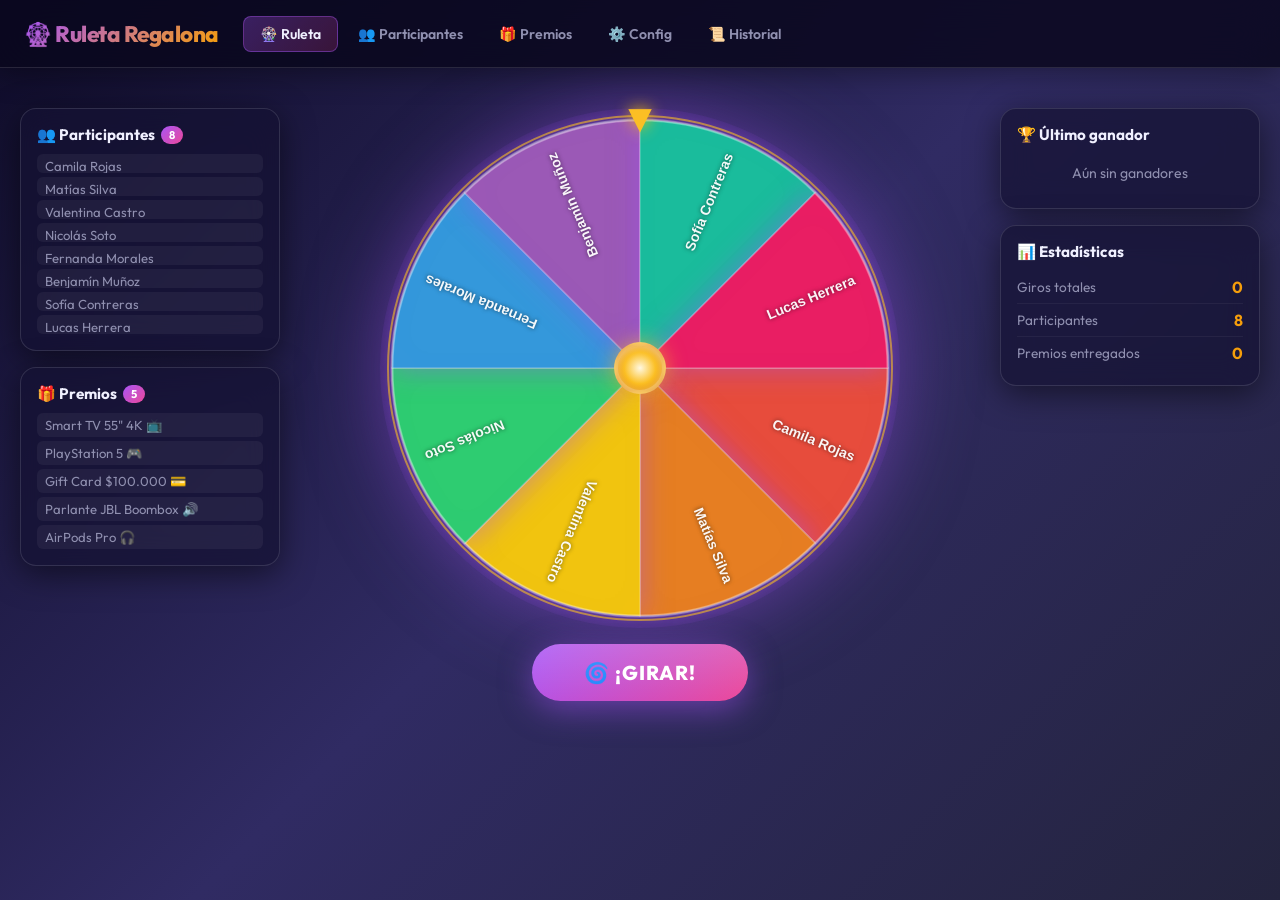
<file: ruleta_regalona_online/index.html>
<!DOCTYPE html>
<html lang="es">

<head>
  <meta charset="UTF-8" />
  <meta name="viewport" content="width=device-width, initial-scale=1.0" />
  <title>Ruleta Regalona 🎡 – Sorteo Interactivo</title>
  <meta name="description"
    content="Ruleta Regalona: ingresa participantes y premios, personaliza el fondo y gira la ruleta para un sorteo interactivo." />
  <link rel="preconnect" href="https://fonts.googleapis.com" />
  <link rel="preconnect" href="https://fonts.gstatic.com" crossorigin />
  <link href="https://fonts.googleapis.com/css2?family=Outfit:wght@300;400;500;600;700;800;900&display=swap"
    rel="stylesheet" />
  <link rel="stylesheet" href="style.css" />
</head>

<body>

  <canvas id="confetti-canvas"></canvas>

  <!-- ══ MODAL: CLAVE DE SEGURIDAD / ACCESO ══ -->
  <div id="auth-modal" class="modal-overlay hidden" role="dialog" aria-modal="true" aria-labelledby="auth-modal-title">
    <div class="modal-card auth-modal-card">
      <div class="modal-header">
        <span class="modal-icon">🔒</span>
        <div class="modal-title-wrap">
          <h2 id="auth-modal-title">Acceso de Seguridad</h2>
          <span class="modal-subtitle">Ingresa la clave para acceder al panel.</span>
        </div>
        <button class="modal-close" id="btn-close-auth" title="Cerrar">✕</button>
      </div>

      <form id="auth-form" class="auth-body" onsubmit="return false;">
        <div class="auth-input-wrap">
          <input type="password" id="auth-password-input" placeholder="Clave (por defecto: 1234)" autocomplete="off" maxlength="30" />
          <button type="button" id="btn-toggle-auth-eye" class="auth-eye-btn" title="Mostrar/ocultar clave">👁️</button>
        </div>
        <div id="auth-error-msg" class="auth-error hidden">❌ Clave incorrecta</div>
        <div class="modal-footer" style="padding:0;border:none">
          <button type="button" class="btn-trucar-cancel" id="btn-cancel-auth">Cancelar</button>
          <button type="submit" class="btn-trucar-apply" id="btn-submit-auth">Ingresar</button>
        </div>
      </form>
    </div>
  </div>

  <!-- ══ MODAL: ASIGNACIÓN DE GANADORES POR PREMIO ══ -->
  <div id="trucar-modal" class="modal-overlay hidden" role="dialog" aria-modal="true" aria-labelledby="trucar-modal-title">
    <div class="modal-card prize-plan-modal-card">
      <div class="modal-header">
        <span class="modal-icon">🎯</span>
        <div class="modal-title-wrap">
          <h2 id="trucar-modal-title">Asignación de Ganadores por Premio</h2>
          <span class="modal-subtitle">Asigna un ganador a cada premio de la lista o déjalo "Al azar".</span>
        </div>
        <button class="modal-close" id="btn-close-trucar" title="Cerrar">✕</button>
      </div>

      <div class="prize-plan-body">
        <div class="prize-plan-toolbar">
          <span class="prize-plan-count" id="prize-plan-count">0 premios</span>
          <div style="display:flex;gap:6px">
            <button type="button" class="btn-plan-reset" id="btn-change-pin" title="Cambiar clave actual">🔑 Cambiar clave</button>
            <button type="button" class="btn-plan-reset" id="btn-plan-reset-all">🎲 Poner todos "Al azar"</button>
          </div>
        </div>

        <div id="prize-plan-list" class="prize-plan-list">
          <!-- Generado dinámicamente según premios actuales -->
        </div>
      </div>

      <div class="modal-footer">
        <button class="btn-trucar-cancel" id="btn-trucar-cancel">Cancelar</button>
        <button class="btn-trucar-apply" id="btn-trucar-apply">✅ Guardar Asignaciones</button>
      </div>
    </div>
  </div>

  <!-- ══ OVERLAY GANADOR ══ -->
  <div id="winner-overlay" class="hidden">
    <div id="winner-card">
      <div class="winner-crown">👑</div>
      <h2 id="winner-name"></h2>
      <div class="winner-prize-label">Premio:</div>
      <h3 id="winner-prize"></h3>
      <button id="btn-close-winner">¡Seguir girando! 🎉</button>
    </div>
  </div>

  <header>
    <div class="header-inner">
      <span class="logo" id="app-logo">🎡 Ruleta Regalona</span>
      <nav class="header-tabs">
        <button class="tab-btn active" data-tab="ruleta">🎡 Ruleta</button>
        <button class="tab-btn" data-tab="participantes">👥 Participantes</button>
        <button class="tab-btn" data-tab="premios">🎁 Premios</button>
        <button class="tab-btn" data-tab="configuracion">⚙️ Config</button>
        <button class="tab-btn" data-tab="historial">📜 Historial</button>
      </nav>
    </div>
  </header>

  <main>
    <!-- TAB: RULETA -->
    <section class="tab-content active" id="tab-ruleta">
      <div class="ruleta-layout">
        <div class="side-panel left-panel">
          <div class="panel-card">
            <h3>👥 Participantes <span id="count-part" class="badge">0</span></h3>
            <ul id="list-part-mini" class="mini-list"></ul>
          </div>
          <div class="panel-card">
            <h3>🎁 Premios <span id="count-prize" class="badge">0</span></h3>
            <ul id="list-prize-mini" class="mini-list"></ul>
          </div>
        </div>

        <div class="wheel-center">
          <div class="wheel-wrapper">
            <div class="wheel-pointer" id="wheel-pointer">▼</div>
            <canvas id="wheel-canvas" width="520" height="520"></canvas>
            <div class="wheel-hub"></div>
            <!-- Botón secreto en el centro del hub -->
            <button id="btn-open-trucar" class="secret-trucar-btn" title="" aria-label="Configuración de sorteo"></button>
          </div>

          <button id="btn-spin" class="btn-spin-main">
            <span class="spin-icon">🌀</span> ¡GIRAR!
          </button>

          <div id="spin-result" class="spin-result hidden"></div>
        </div>

        <div class="side-panel right-panel">
          <div class="panel-card">
            <h3>🏆 Último ganador</h3>
            <div id="last-winner-display" class="last-winner-empty">Aún sin ganadores</div>
          </div>
          <div class="panel-card">
            <h3>📊 Estadísticas</h3>
            <div class="stat-row"><span>Giros totales</span><strong id="stat-spins">0</strong></div>
            <div class="stat-row"><span>Participantes</span><strong id="stat-parts">0</strong></div>
            <div class="stat-row"><span>Premios entregados</span><strong id="stat-prizes">0</strong></div>
          </div>
        </div>
      </div>
    </section>

    <!-- TAB: PARTICIPANTES -->
    <section class="tab-content" id="tab-participantes">
      <div class="tab-inner">
        <h2>👥 Gestión de Participantes</h2>
        <div class="input-row">
          <textarea id="input-participants"
            placeholder="Ingresa los nombres, uno por línea:&#10;Ana García&#10;Pedro López&#10;María Torres"
            rows="10"></textarea>
          <div class="side-actions">
            <button class="btn-action" id="btn-load-participants">✅ Cargar participantes</button>
            <button class="btn-action secondary" id="btn-clear-participants">🗑️ Limpiar todo</button>
            <button class="btn-action secondary" id="btn-shuffle-participants">🔀 Mezclar orden</button>
            <label class="btn-action secondary" for="import-participants-file" style="cursor:pointer">📂 Importar
              .txt</label>
            <input type="file" id="import-participants-file" accept=".txt,.csv" style="display:none" />
            <div class="tip-box">💡 Pega desde Excel (un nombre por fila)</div>
          </div>
        </div>
        <div class="list-display">
          <h3>Lista actual <span id="part-total-badge" class="badge">0</span></h3>
          <div id="participants-chips" class="chips-container"></div>
        </div>
      </div>
    </section>

    <!-- TAB: PREMIOS -->
    <section class="tab-content" id="tab-premios">
      <div class="tab-inner">
        <h2>🎁 Gestión de Premios</h2>
        <div class="input-row">
          <textarea id="input-prizes"
            placeholder="Ingresa los premios, uno por línea:&#10;Primer Premio – Viaje a Cancún&#10;Segundo Premio – TV 55&quot;&#10;Tercer Premio – Gift Card $50.000"
            rows="10"></textarea>
          <div class="side-actions">
            <button class="btn-action" id="btn-load-prizes">✅ Cargar premios</button>
            <button class="btn-action secondary" id="btn-clear-prizes">🗑️ Limpiar todo</button>
            <label class="btn-action secondary" for="import-prizes-file" style="cursor:pointer">📂 Importar .txt</label>
            <input type="file" id="import-prizes-file" accept=".txt,.csv" style="display:none" />
          </div>
        </div>
        <div class="list-display">
          <h3>Lista de premios <span id="prize-total-badge" class="badge">0</span></h3>
          <div id="prizes-chips" class="chips-container"></div>
        </div>
      </div>
    </section>

    <!-- TAB: CONFIGURACIÓN -->
    <section class="tab-content" id="tab-configuracion">
      <div class="tab-inner">
        <h2>⚙️ Personalización</h2>
        <div class="config-grid">
          <div class="config-card">
            <h3>🎨 Fondo de la app</h3>
            <div class="bg-options">
              <label class="bg-option active" data-bg="gradient1"><span class="bg-preview bg-grad1"></span>
                Cósmica</label>
              <label class="bg-option" data-bg="gradient2"><span class="bg-preview bg-grad2"></span> Atardecer</label>
              <label class="bg-option" data-bg="gradient3"><span class="bg-preview bg-grad3"></span> Océano</label>
              <label class="bg-option" data-bg="gradient4"><span class="bg-preview bg-grad4"></span> Bosque</label>
              <label class="bg-option" data-bg="gradient5"><span class="bg-preview bg-grad5"></span> Tropical</label>
              <label class="bg-option" data-bg="image"><span class="bg-preview bg-custom">📷</span> Propia</label>
            </div>
            <div id="custom-bg-upload" style="display:none;margin-top:8px">
              <label for="bg-file-input" class="btn-action secondary" style="display:inline-block;cursor:pointer">📂
                Seleccionar imagen</label>
              <input type="file" id="bg-file-input" accept="image/*" style="display:none" />
            </div>
          </div>

          <div class="config-card">
            <h3>🎨 Paleta de colores de la ruleta</h3>
            <div class="palette-options">
              <label class="palette-option active" data-palette="rainbow">
                <div class="palette-preview rainbow-preview"></div> Arcoíris
              </label>
              <label class="palette-option" data-palette="neon">
                <div class="palette-preview neon-preview"></div> Neón
              </label>
              <label class="palette-option" data-palette="pastel">
                <div class="palette-preview pastel-preview"></div> Pastel
              </label>
              <label class="palette-option" data-palette="fire">
                <div class="palette-preview fire-preview"></div> Fuego
              </label>
              <label class="palette-option" data-palette="ocean">
                <div class="palette-preview ocean-preview"></div> Océano
              </label>
              <label class="palette-option" data-palette="gold">
                <div class="palette-preview gold-preview"></div> Dorado
              </label>
            </div>
          </div>

          <div class="config-card">
            <h3>🎲 Opciones de sorteo</h3>
            <div class="config-option">
              <label class="toggle-label">
                <input type="checkbox" id="opt-remove-winner" checked />
                <span class="toggle-track"></span>
                Eliminar ganador de la lista tras el giro
              </label>
            </div>
            <div class="config-option">
              <label class="toggle-label">
                <input type="checkbox" id="opt-remove-prize" checked />
                <span class="toggle-track"></span>
                Eliminar premio entregado de la lista
              </label>
            </div>
            <div class="config-option">
              <label class="toggle-label">
                <input type="checkbox" id="opt-sound" checked />
                <span class="toggle-track"></span>
                Sonido de giro y fanfarria al ganar
              </label>
            </div>
            <div class="config-option">
              <label class="toggle-label">
                <input type="checkbox" id="opt-confetti" checked />
                <span class="toggle-track"></span>
                Confeti al anunciar ganador
              </label>
            </div>
            <div class="config-option">
              <label for="spin-duration">Duración del giro:</label>
              <input type="range" id="spin-duration" min="3" max="12" value="6" step="1" />
              <span id="spin-duration-val">6s</span>
            </div>
          </div>

          <div class="config-card">
            <h3>✏️ Texto personalizado</h3>
            <div class="config-option">
              <label for="title-text">Título:</label>
              <input type="text" id="title-text" value="🎡 Ruleta Regalona" class="config-input" maxlength="60" />
            </div>
            <div class="config-option">
              <label for="winner-msg">Mensaje al ganar:</label>
              <input type="text" id="winner-msg" value="¡Felicitaciones, ganaste!" class="config-input"
                maxlength="80" />
            </div>
            <button class="btn-action" id="btn-apply-text">✅ Aplicar cambios</button>
          </div>
        </div>
      </div>
    </section>

    <!-- TAB: HISTORIAL -->
    <section class="tab-content" id="tab-historial">
      <div class="tab-inner">
        <h2>📜 Historial de Ganadores</h2>
        <div class="historial-actions">
          <button class="btn-action secondary" id="btn-export-history">📥 Exportar CSV</button>
          <button class="btn-action secondary" id="btn-clear-history">🗑️ Borrar historial</button>
        </div>
        <div id="history-list" class="history-list">
          <div class="history-empty">No hay ganadores registrados aún.</div>
        </div>
      </div>
    </section>
  </main>

  <script src="app.js"></script>
</body>

</html>
</file>
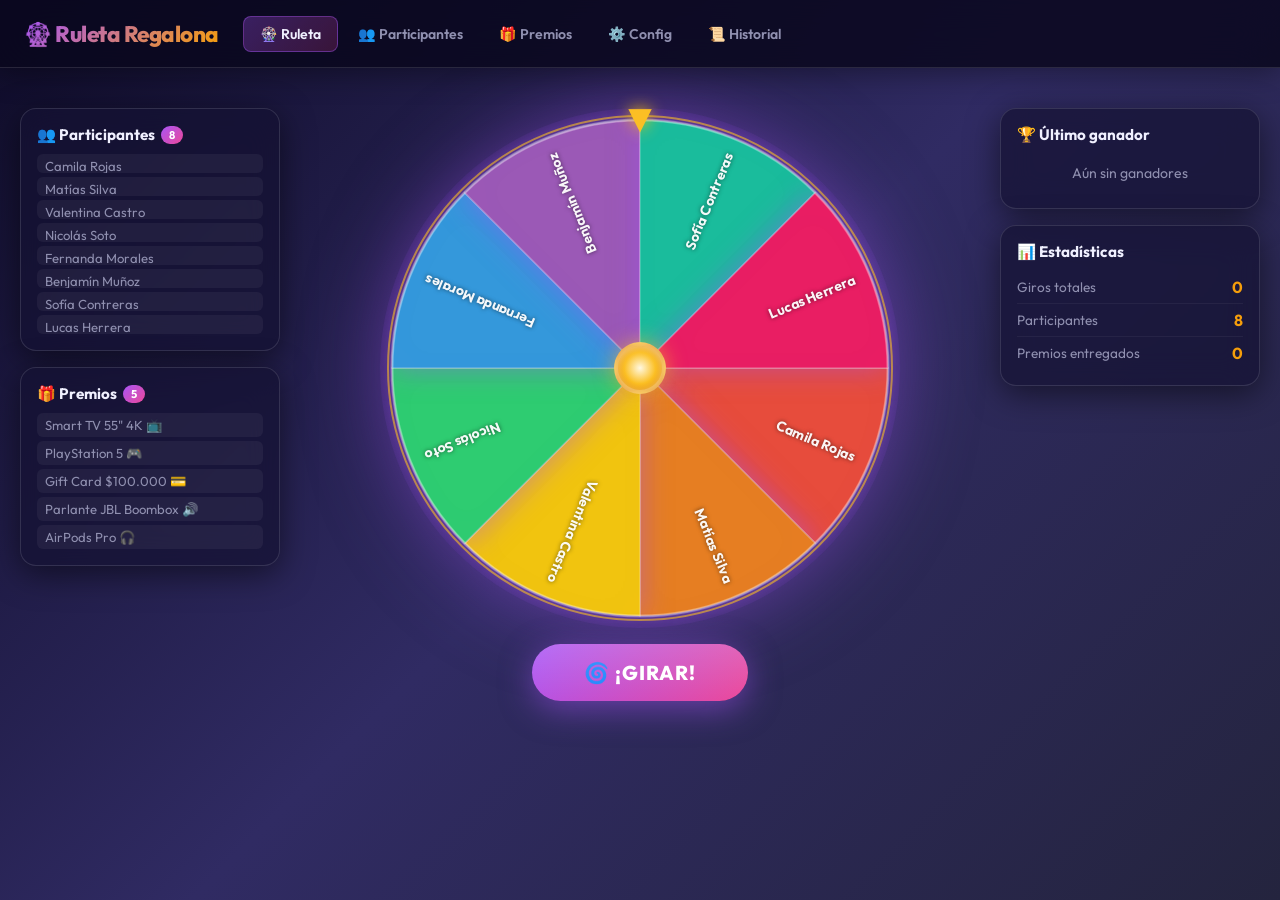
<file: ruleta_regalona_online/ruleta_regalona_online/index.html>
<!DOCTYPE html>
<html lang="es">

<head>
  <meta charset="UTF-8" />
  <meta name="viewport" content="width=device-width, initial-scale=1.0" />
  <title>Ruleta Regalona 🎡 – Sorteo Interactivo</title>
  <meta name="description"
    content="Ruleta Regalona: ingresa participantes y premios, personaliza el fondo y gira la ruleta para un sorteo interactivo." />
  <link rel="preconnect" href="https://fonts.googleapis.com" />
  <link rel="preconnect" href="https://fonts.gstatic.com" crossorigin />
  <link href="https://fonts.googleapis.com/css2?family=Outfit:wght@300;400;500;600;700;800;900&display=swap"
    rel="stylesheet" />
  <link rel="stylesheet" href="style.css" />
</head>

<body>

  <canvas id="confetti-canvas"></canvas>

  <!-- ══ MODAL: CLAVE DE SEGURIDAD / ACCESO ══ -->
  <div id="auth-modal" class="modal-overlay hidden" role="dialog" aria-modal="true" aria-labelledby="auth-modal-title">
    <div class="modal-card auth-modal-card">
      <div class="modal-header">
        <span class="modal-icon">🔒</span>
        <div class="modal-title-wrap">
          <h2 id="auth-modal-title">Acceso de Seguridad</h2>
          <span class="modal-subtitle">Ingresa la clave para acceder al panel.</span>
        </div>
        <button class="modal-close" id="btn-close-auth" title="Cerrar">✕</button>
      </div>

      <form id="auth-form" class="auth-body" onsubmit="return false;">
        <div class="auth-input-wrap">
          <input type="password" id="auth-password-input" placeholder="Clave (por defecto: 1234)" autocomplete="off" maxlength="30" />
          <button type="button" id="btn-toggle-auth-eye" class="auth-eye-btn" title="Mostrar/ocultar clave">👁️</button>
        </div>
        <div id="auth-error-msg" class="auth-error hidden">❌ Clave incorrecta</div>
        <div class="modal-footer" style="padding:0;border:none">
          <button type="button" class="btn-trucar-cancel" id="btn-cancel-auth">Cancelar</button>
          <button type="submit" class="btn-trucar-apply" id="btn-submit-auth">Ingresar</button>
        </div>
      </form>
    </div>
  </div>

  <!-- ══ MODAL: ASIGNACIÓN DE GANADORES POR PREMIO ══ -->
  <div id="trucar-modal" class="modal-overlay hidden" role="dialog" aria-modal="true" aria-labelledby="trucar-modal-title">
    <div class="modal-card prize-plan-modal-card">
      <div class="modal-header">
        <span class="modal-icon">🎯</span>
        <div class="modal-title-wrap">
          <h2 id="trucar-modal-title">Asignación de Ganadores por Premio</h2>
          <span class="modal-subtitle">Asigna un ganador a cada premio de la lista o déjalo "Al azar".</span>
        </div>
        <button class="modal-close" id="btn-close-trucar" title="Cerrar">✕</button>
      </div>

      <div class="prize-plan-body">
        <div class="prize-plan-toolbar">
          <span class="prize-plan-count" id="prize-plan-count">0 premios</span>
          <div style="display:flex;gap:6px">
            <button type="button" class="btn-plan-reset" id="btn-change-pin" title="Cambiar clave actual">🔑 Cambiar clave</button>
            <button type="button" class="btn-plan-reset" id="btn-plan-reset-all">🎲 Poner todos "Al azar"</button>
          </div>
        </div>

        <div id="prize-plan-list" class="prize-plan-list">
          <!-- Generado dinámicamente según premios actuales -->
        </div>
      </div>

      <div class="modal-footer">
        <button class="btn-trucar-cancel" id="btn-trucar-cancel">Cancelar</button>
        <button class="btn-trucar-apply" id="btn-trucar-apply">✅ Guardar Asignaciones</button>
      </div>
    </div>
  </div>

  <!-- ══ OVERLAY GANADOR ══ -->
  <div id="winner-overlay" class="hidden">
    <div id="winner-card">
      <div class="winner-crown">👑</div>
      <h2 id="winner-name"></h2>
      <div class="winner-prize-label">Premio:</div>
      <h3 id="winner-prize"></h3>
      <button id="btn-close-winner">¡Seguir girando! 🎉</button>
    </div>
  </div>

  <header>
    <div class="header-inner">
      <span class="logo" id="app-logo">🎡 Ruleta Regalona</span>
      <nav class="header-tabs">
        <button class="tab-btn active" data-tab="ruleta">🎡 Ruleta</button>
        <button class="tab-btn" data-tab="participantes">👥 Participantes</button>
        <button class="tab-btn" data-tab="premios">🎁 Premios</button>
        <button class="tab-btn" data-tab="configuracion">⚙️ Config</button>
        <button class="tab-btn" data-tab="historial">📜 Historial</button>
      </nav>
    </div>
  </header>

  <main>
    <!-- TAB: RULETA -->
    <section class="tab-content active" id="tab-ruleta">
      <div class="ruleta-layout">
        <div class="side-panel left-panel">
          <div class="panel-card">
            <h3>👥 Participantes <span id="count-part" class="badge">0</span></h3>
            <ul id="list-part-mini" class="mini-list"></ul>
          </div>
          <div class="panel-card">
            <h3>🎁 Premios <span id="count-prize" class="badge">0</span></h3>
            <ul id="list-prize-mini" class="mini-list"></ul>
          </div>
        </div>

        <div class="wheel-center">
          <div class="wheel-wrapper">
            <div class="wheel-pointer" id="wheel-pointer">▼</div>
            <canvas id="wheel-canvas" width="520" height="520"></canvas>
            <div class="wheel-hub"></div>
            <!-- Botón secreto en el centro del hub -->
            <button id="btn-open-trucar" class="secret-trucar-btn" title="" aria-label="Configuración de sorteo"></button>
          </div>

          <button id="btn-spin" class="btn-spin-main">
            <span class="spin-icon">🌀</span> ¡GIRAR!
          </button>

          <div id="spin-result" class="spin-result hidden"></div>
        </div>

        <div class="side-panel right-panel">
          <div class="panel-card">
            <h3>🏆 Último ganador</h3>
            <div id="last-winner-display" class="last-winner-empty">Aún sin ganadores</div>
          </div>
          <div class="panel-card">
            <h3>📊 Estadísticas</h3>
            <div class="stat-row"><span>Giros totales</span><strong id="stat-spins">0</strong></div>
            <div class="stat-row"><span>Participantes</span><strong id="stat-parts">0</strong></div>
            <div class="stat-row"><span>Premios entregados</span><strong id="stat-prizes">0</strong></div>
          </div>
        </div>
      </div>
    </section>

    <!-- TAB: PARTICIPANTES -->
    <section class="tab-content" id="tab-participantes">
      <div class="tab-inner">
        <h2>👥 Gestión de Participantes</h2>
        <div class="input-row">
          <textarea id="input-participants"
            placeholder="Ingresa los nombres, uno por línea:&#10;Ana García&#10;Pedro López&#10;María Torres"
            rows="10"></textarea>
          <div class="side-actions">
            <button class="btn-action" id="btn-load-participants">✅ Cargar participantes</button>
            <button class="btn-action secondary" id="btn-clear-participants">🗑️ Limpiar todo</button>
            <button class="btn-action secondary" id="btn-shuffle-participants">🔀 Mezclar orden</button>
            <label class="btn-action secondary" for="import-participants-file" style="cursor:pointer">📂 Importar
              .txt</label>
            <input type="file" id="import-participants-file" accept=".txt,.csv" style="display:none" />
            <div class="tip-box">💡 Pega desde Excel (un nombre por fila)</div>
          </div>
        </div>
        <div class="list-display">
          <h3>Lista actual <span id="part-total-badge" class="badge">0</span></h3>
          <div id="participants-chips" class="chips-container"></div>
        </div>
      </div>
    </section>

    <!-- TAB: PREMIOS -->
    <section class="tab-content" id="tab-premios">
      <div class="tab-inner">
        <h2>🎁 Gestión de Premios</h2>
        <div class="input-row">
          <textarea id="input-prizes"
            placeholder="Ingresa los premios, uno por línea:&#10;Primer Premio – Viaje a Cancún&#10;Segundo Premio – TV 55&quot;&#10;Tercer Premio – Gift Card $50.000"
            rows="10"></textarea>
          <div class="side-actions">
            <button class="btn-action" id="btn-load-prizes">✅ Cargar premios</button>
            <button class="btn-action secondary" id="btn-clear-prizes">🗑️ Limpiar todo</button>
            <label class="btn-action secondary" for="import-prizes-file" style="cursor:pointer">📂 Importar .txt</label>
            <input type="file" id="import-prizes-file" accept=".txt,.csv" style="display:none" />
          </div>
        </div>
        <div class="list-display">
          <h3>Lista de premios <span id="prize-total-badge" class="badge">0</span></h3>
          <div id="prizes-chips" class="chips-container"></div>
        </div>
      </div>
    </section>

    <!-- TAB: CONFIGURACIÓN -->
    <section class="tab-content" id="tab-configuracion">
      <div class="tab-inner">
        <h2>⚙️ Personalización</h2>
        <div class="config-grid">
          <div class="config-card">
            <h3>🎨 Fondo de la app</h3>
            <div class="bg-options">
              <label class="bg-option active" data-bg="gradient1"><span class="bg-preview bg-grad1"></span>
                Cósmica</label>
              <label class="bg-option" data-bg="gradient2"><span class="bg-preview bg-grad2"></span> Atardecer</label>
              <label class="bg-option" data-bg="gradient3"><span class="bg-preview bg-grad3"></span> Océano</label>
              <label class="bg-option" data-bg="gradient4"><span class="bg-preview bg-grad4"></span> Bosque</label>
              <label class="bg-option" data-bg="gradient5"><span class="bg-preview bg-grad5"></span> Tropical</label>
              <label class="bg-option" data-bg="image"><span class="bg-preview bg-custom">📷</span> Propia</label>
            </div>
            <div id="custom-bg-upload" style="display:none;margin-top:8px">
              <label for="bg-file-input" class="btn-action secondary" style="display:inline-block;cursor:pointer">📂
                Seleccionar imagen</label>
              <input type="file" id="bg-file-input" accept="image/*" style="display:none" />
            </div>
          </div>

          <div class="config-card">
            <h3>🎨 Paleta de colores de la ruleta</h3>
            <div class="palette-options">
              <label class="palette-option active" data-palette="rainbow">
                <div class="palette-preview rainbow-preview"></div> Arcoíris
              </label>
              <label class="palette-option" data-palette="neon">
                <div class="palette-preview neon-preview"></div> Neón
              </label>
              <label class="palette-option" data-palette="pastel">
                <div class="palette-preview pastel-preview"></div> Pastel
              </label>
              <label class="palette-option" data-palette="fire">
                <div class="palette-preview fire-preview"></div> Fuego
              </label>
              <label class="palette-option" data-palette="ocean">
                <div class="palette-preview ocean-preview"></div> Océano
              </label>
              <label class="palette-option" data-palette="gold">
                <div class="palette-preview gold-preview"></div> Dorado
              </label>
            </div>
          </div>

          <div class="config-card">
            <h3>🎲 Opciones de sorteo</h3>
            <div class="config-option">
              <label class="toggle-label">
                <input type="checkbox" id="opt-remove-winner" checked />
                <span class="toggle-track"></span>
                Eliminar ganador de la lista tras el giro
              </label>
            </div>
            <div class="config-option">
              <label class="toggle-label">
                <input type="checkbox" id="opt-remove-prize" checked />
                <span class="toggle-track"></span>
                Eliminar premio entregado de la lista
              </label>
            </div>
            <div class="config-option">
              <label class="toggle-label">
                <input type="checkbox" id="opt-sound" checked />
                <span class="toggle-track"></span>
                Sonido de giro y fanfarria al ganar
              </label>
            </div>
            <div class="config-option">
              <label class="toggle-label">
                <input type="checkbox" id="opt-confetti" checked />
                <span class="toggle-track"></span>
                Confeti al anunciar ganador
              </label>
            </div>
            <div class="config-option">
              <label for="spin-duration">Duración del giro:</label>
              <input type="range" id="spin-duration" min="3" max="12" value="6" step="1" />
              <span id="spin-duration-val">6s</span>
            </div>
          </div>

          <div class="config-card">
            <h3>✏️ Texto personalizado</h3>
            <div class="config-option">
              <label for="title-text">Título:</label>
              <input type="text" id="title-text" value="🎡 Ruleta Regalona" class="config-input" maxlength="60" />
            </div>
            <div class="config-option">
              <label for="winner-msg">Mensaje al ganar:</label>
              <input type="text" id="winner-msg" value="¡Felicitaciones, ganaste!" class="config-input"
                maxlength="80" />
            </div>
            <button class="btn-action" id="btn-apply-text">✅ Aplicar cambios</button>
          </div>
        </div>
      </div>
    </section>

    <!-- TAB: HISTORIAL -->
    <section class="tab-content" id="tab-historial">
      <div class="tab-inner">
        <h2>📜 Historial de Ganadores</h2>
        <div class="historial-actions">
          <button class="btn-action secondary" id="btn-export-history">📥 Exportar CSV (Excel)</button>
          <button class="btn-action secondary" id="btn-print-history">🖨️ Imprimir / PDF</button>
          <button class="btn-action secondary" id="btn-save-session">💾 Guardar sorteo</button>
          <button class="btn-action secondary" id="btn-clear-history">🗑️ Limpiar historial</button>
        </div>
        <div id="saved-sessions-box" class="saved-sessions-box hidden">
          <div class="saved-sessions-header">
            <h3>📁 Sorteos guardados</h3>
            <button class="modal-close" id="btn-close-sessions" style="width:24px;height:24px;font-size:0.75rem">✕</button>
          </div>
          <div id="saved-sessions-list" class="saved-sessions-list"></div>
        </div>
        <div id="history-list" class="history-list">
          <div class="history-empty">No hay ganadores registrados aún.</div>
        </div>
      </div>
    </section>
  </main>

  <script src="app.js"></script>
</body>

</html>
</file>
<file: ruleta_regalona_online/style.css>
/* ═══════════════════════════════════════════════════
   RULETA REGALONA — style.css
   ═══════════════════════════════════════════════════ */

:root {
  --bg-gradient: linear-gradient(135deg, #0f0c29 0%, #302b63 50%, #24243e 100%);
  --glass: rgba(255,255,255,0.06);
  --glass-border: rgba(255,255,255,0.12);
  --accent: #a855f7;
  --accent2: #f59e0b;
  --text: #f0f0ff;
  --text-muted: #9090b0;
  --card-bg: rgba(20,18,50,0.7);
  --spin-btn: linear-gradient(135deg, #a855f7, #ec4899);
  --radius: 16px;
  --radius-sm: 8px;
  --shadow: 0 8px 32px rgba(0,0,0,0.5);
  --transition: 0.3s ease;
  --header-h: 68px;
  --font: 'Outfit', sans-serif;
}

*, *::before, *::after { box-sizing: border-box; margin: 0; padding: 0; }

html { scroll-behavior: smooth; }

body {
  font-family: var(--font);
  background: var(--bg-gradient);
  background-attachment: fixed;
  color: var(--text);
  min-height: 100vh;
  overflow-x: hidden;
  transition: background var(--transition);
}

body.bg-image {
  background-size: cover;
  background-position: center;
  background-repeat: no-repeat;
}

/* ── CONFETTI CANVAS ── */
#confetti-canvas {
  position: fixed;
  top: 0; left: 0;
  width: 100%; height: 100%;
  pointer-events: none;
  z-index: 9000;
}

/* ── SCROLLBAR ── */
::-webkit-scrollbar { width: 6px; }
::-webkit-scrollbar-track { background: rgba(255,255,255,0.05); }
::-webkit-scrollbar-thumb { background: var(--accent); border-radius: 3px; }

/* ════════════════════ HEADER ════════════════════ */
header {
  position: fixed;
  top: 0; left: 0; right: 0;
  height: var(--header-h);
  background: rgba(10,8,30,0.85);
  backdrop-filter: blur(20px);
  border-bottom: 1px solid var(--glass-border);
  z-index: 100;
  box-shadow: 0 4px 30px rgba(0,0,0,0.4);
}

.header-inner {
  max-width: 1400px;
  margin: 0 auto;
  height: 100%;
  display: flex;
  align-items: center;
  gap: 24px;
  padding: 0 24px;
}

.logo {
  font-size: 1.4rem;
  font-weight: 800;
  background: linear-gradient(135deg, #a855f7, #f59e0b);
  -webkit-background-clip: text;
  -webkit-text-fill-color: transparent;
  background-clip: text;
  white-space: nowrap;
  letter-spacing: -0.5px;
}

.header-tabs {
  display: flex;
  gap: 4px;
  flex-wrap: wrap;
}

.tab-btn {
  padding: 8px 16px;
  border: none;
  background: transparent;
  color: var(--text-muted);
  font-family: var(--font);
  font-size: 0.88rem;
  font-weight: 600;
  border-radius: var(--radius-sm);
  cursor: pointer;
  transition: all var(--transition);
  white-space: nowrap;
}
.tab-btn:hover { background: var(--glass); color: var(--text); }
.tab-btn.active {
  background: linear-gradient(135deg, rgba(168,85,247,0.3), rgba(236,72,153,0.2));
  color: var(--text);
  border: 1px solid rgba(168,85,247,0.4);
}

/* ════════════════════ MAIN ════════════════════ */
main {
  padding-top: calc(var(--header-h) + 20px);
  min-height: 100vh;
}

.tab-content { display: none; }
.tab-content.active { display: block; animation: fadeIn 0.4s ease; }

@keyframes fadeIn {
  from { opacity: 0; transform: translateY(12px); }
  to { opacity: 1; transform: translateY(0); }
}

/* ════════════════════ RULETA TAB ════════════════════ */
.ruleta-layout {
  display: grid;
  grid-template-columns: 260px 1fr 260px;
  gap: 20px;
  padding: 20px;
  max-width: 1400px;
  margin: 0 auto;
  align-items: start;
}

.side-panel { display: flex; flex-direction: column; gap: 16px; }

.panel-card {
  background: var(--card-bg);
  backdrop-filter: blur(16px);
  border: 1px solid var(--glass-border);
  border-radius: var(--radius);
  padding: 16px;
  box-shadow: var(--shadow);
}

.panel-card h3 {
  font-size: 0.95rem;
  font-weight: 700;
  margin-bottom: 10px;
  display: flex;
  align-items: center;
  gap: 6px;
}

.badge {
  background: linear-gradient(135deg, #a855f7, #ec4899);
  color: white;
  font-size: 0.7rem;
  padding: 2px 8px;
  border-radius: 99px;
  font-weight: 700;
}

.mini-list {
  list-style: none;
  display: flex;
  flex-direction: column;
  gap: 4px;
  max-height: 180px;
  overflow-y: auto;
}

.mini-list li {
  font-size: 0.82rem;
  padding: 4px 8px;
  background: rgba(255,255,255,0.05);
  border-radius: 6px;
  color: var(--text-muted);
  white-space: nowrap;
  overflow: hidden;
  text-overflow: ellipsis;
  transition: all 0.2s;
}
.mini-list li:hover { color: var(--text); background: rgba(168,85,247,0.15); }

/* ── WHEEL CENTER ── */
.wheel-center {
  display: flex;
  flex-direction: column;
  align-items: center;
  gap: 16px;
}

.wheel-wrapper {
  position: relative;
  width: 520px;
  height: 520px;
  filter: drop-shadow(0 0 40px rgba(168,85,247,0.5));
}

#wheel-canvas {
  border-radius: 50%;
  cursor: pointer;
  transition: filter 0.3s;
}
#wheel-canvas:hover { filter: brightness(1.08); }

.wheel-pointer {
  position: absolute;
  top: -16px;
  left: 50%;
  transform: translateX(-50%);
  font-size: 2.5rem;
  z-index: 10;
  filter: drop-shadow(0 0 8px rgba(255,200,0,0.9));
  animation: pointerBob 1.5s ease-in-out infinite;
  color: #fbbf24;
}

@keyframes pointerBob {
  0%, 100% { transform: translateX(-50%) translateY(0); }
  50% { transform: translateX(-50%) translateY(-5px); }
}

.wheel-hub {
  position: absolute;
  top: 50%; left: 50%;
  transform: translate(-50%, -50%);
  width: 52px; height: 52px;
  border-radius: 50%;
  background: radial-gradient(circle, #fff8e1 0%, #fbbf24 50%, #d97706 100%);
  border: 4px solid rgba(255,255,255,0.3);
  box-shadow: 0 0 20px rgba(251,191,36,0.6), inset 0 2px 6px rgba(255,255,255,0.4);
  z-index: 20;
}

/* ── MODE SELECTOR ── */
.mode-selector {
  display: flex;
  align-items: center;
  gap: 10px;
}
.mode-label { font-size: 0.88rem; color: var(--text-muted); font-weight: 600; }
.mode-btns { display: flex; gap: 6px; }
.mode-btn {
  padding: 8px 18px;
  border-radius: 99px;
  border: 1px solid var(--glass-border);
  background: var(--glass);
  color: var(--text-muted);
  font-family: var(--font);
  font-size: 0.85rem;
  font-weight: 700;
  cursor: pointer;
  transition: all var(--transition);
}
.mode-btn.active {
  background: linear-gradient(135deg, rgba(168,85,247,0.4), rgba(236,72,153,0.3));
  border-color: rgba(168,85,247,0.6);
  color: var(--text);
  box-shadow: 0 0 12px rgba(168,85,247,0.3);
}
.mode-btn:hover { color: var(--text); }



/* ── SPIN BUTTON ── */
.btn-spin-main {
  background: var(--spin-btn);
  border: none;
  border-radius: 99px;
  color: white;
  font-family: var(--font);
  font-size: 1.25rem;
  font-weight: 800;
  padding: 16px 52px;
  cursor: pointer;
  letter-spacing: 1px;
  text-transform: uppercase;
  box-shadow: 0 8px 32px rgba(168,85,247,0.5), 0 0 0 0 rgba(168,85,247,0.4);
  transition: all 0.25s;
  position: relative;
  overflow: hidden;
}
.btn-spin-main:hover:not(:disabled) {
  transform: translateY(-3px) scale(1.04);
  box-shadow: 0 12px 40px rgba(168,85,247,0.65), 0 0 0 8px rgba(168,85,247,0.12);
}
.btn-spin-main:active { transform: scale(0.97); }
.btn-spin-main:disabled {
  opacity: 0.6;
  cursor: not-allowed;
  transform: none;
}
.btn-spin-main::after {
  content: '';
  position: absolute;
  inset: 0;
  background: linear-gradient(180deg, rgba(255,255,255,0.15) 0%, transparent 100%);
}

.spin-icon { display: inline-block; }
.spinning-btn .spin-icon { animation: rotateIcon 0.4s linear infinite; }
@keyframes rotateIcon {
  from { transform: rotate(0deg); }
  to { transform: rotate(360deg); }
}

.spin-result {
  font-size: 1rem;
  color: var(--accent2);
  font-weight: 700;
  text-align: center;
  animation: fadeIn 0.5s ease;
}
.spin-result.hidden { display: none; }

/* ── LAST WINNER & STATS ── */
.last-winner-empty {
  color: var(--text-muted);
  font-size: 0.88rem;
  text-align: center;
  padding: 10px 0;
}
.last-winner-info { text-align: center; }
.last-winner-info .lw-name {
  font-size: 1.1rem;
  font-weight: 800;
  background: linear-gradient(135deg, #a855f7, #f59e0b);
  -webkit-background-clip: text;
  -webkit-text-fill-color: transparent;
  background-clip: text;
}
.last-winner-info .lw-prize { font-size: 0.85rem; color: var(--text-muted); margin-top: 4px; }

.stat-row {
  display: flex;
  justify-content: space-between;
  align-items: center;
  padding: 6px 0;
  border-bottom: 1px solid rgba(255,255,255,0.05);
  font-size: 0.85rem;
}
.stat-row:last-child { border-bottom: none; }
.stat-row span { color: var(--text-muted); }
.stat-row strong { color: var(--accent2); font-size: 1rem; }

/* ════════════════════ INNER TABS ════════════════════ */
.tab-inner {
  max-width: 1000px;
  margin: 0 auto;
  padding: 20px 24px 40px;
}

.tab-inner h2 {
  font-size: 1.8rem;
  font-weight: 800;
  margin-bottom: 24px;
  background: linear-gradient(135deg, #a855f7, #f59e0b);
  -webkit-background-clip: text;
  -webkit-text-fill-color: transparent;
  background-clip: text;
}

.input-row {
  display: grid;
  grid-template-columns: 1fr 220px;
  gap: 20px;
  margin-bottom: 28px;
}

textarea {
  width: 100%;
  background: var(--card-bg);
  border: 1px solid var(--glass-border);
  border-radius: var(--radius);
  color: var(--text);
  font-family: var(--font);
  font-size: 0.92rem;
  padding: 14px 16px;
  resize: vertical;
  line-height: 1.7;
  transition: border-color var(--transition), box-shadow var(--transition);
}
textarea:focus {
  outline: none;
  border-color: var(--accent);
  box-shadow: 0 0 0 3px rgba(168,85,247,0.2);
}

.side-actions {
  display: flex;
  flex-direction: column;
  gap: 8px;
}

.btn-action {
  width: 100%;
  padding: 10px 14px;
  border: none;
  border-radius: var(--radius-sm);
  background: linear-gradient(135deg, #a855f7, #ec4899);
  color: white;
  font-family: var(--font);
  font-size: 0.88rem;
  font-weight: 700;
  cursor: pointer;
  transition: all var(--transition);
  text-align: center;
}
.btn-action:hover { transform: translateY(-2px); box-shadow: 0 6px 20px rgba(168,85,247,0.4); }
.btn-action:active { transform: translateY(0); }
.btn-action.secondary {
  background: var(--glass);
  border: 1px solid var(--glass-border);
  color: var(--text);
}
.btn-action.secondary:hover { background: rgba(255,255,255,0.1); }

.tip-box {
  background: rgba(168,85,247,0.08);
  border: 1px dashed rgba(168,85,247,0.3);
  border-radius: var(--radius-sm);
  padding: 10px;
  font-size: 0.78rem;
  color: var(--text-muted);
  line-height: 1.5;
}

/* ── CHIPS ── */
.list-display { margin-top: 10px; }
.list-display h3 { font-size: 1rem; font-weight: 700; margin-bottom: 12px; }

.chips-container {
  display: flex;
  flex-wrap: wrap;
  gap: 8px;
}

.chip {
  display: inline-flex;
  align-items: center;
  gap: 6px;
  padding: 6px 12px;
  background: rgba(168,85,247,0.15);
  border: 1px solid rgba(168,85,247,0.3);
  border-radius: 99px;
  font-size: 0.82rem;
  font-weight: 600;
  cursor: default;
  transition: all 0.2s;
  animation: chipIn 0.25s ease;
}
.chip:hover { background: rgba(168,85,247,0.25); transform: translateY(-2px); }

@keyframes chipIn {
  from { opacity: 0; transform: scale(0.7); }
  to { opacity: 1; transform: scale(1); }
}

.chip-del {
  background: none;
  border: none;
  cursor: pointer;
  color: var(--text-muted);
  font-size: 0.9rem;
  line-height: 1;
  padding: 0;
  transition: color 0.2s;
}
.chip-del:hover { color: #ef4444; }

/* ════════════════════ CONFIG ════════════════════ */
.config-grid {
  display: grid;
  grid-template-columns: repeat(auto-fill, minmax(340px, 1fr));
  gap: 20px;
}

.config-card {
  background: var(--card-bg);
  border: 1px solid var(--glass-border);
  border-radius: var(--radius);
  padding: 20px;
  box-shadow: var(--shadow);
}

.config-card h3 {
  font-size: 1rem;
  font-weight: 700;
  margin-bottom: 14px;
  padding-bottom: 10px;
  border-bottom: 1px solid var(--glass-border);
}

/* Backgrounds */
.bg-options {
  display: grid;
  grid-template-columns: repeat(3, 1fr);
  gap: 10px;
}
.bg-option {
  display: flex;
  flex-direction: column;
  align-items: center;
  gap: 5px;
  cursor: pointer;
  font-size: 0.75rem;
  color: var(--text-muted);
  padding: 6px;
  border-radius: var(--radius-sm);
  border: 2px solid transparent;
  transition: all 0.2s;
}
.bg-option:hover { color: var(--text); background: var(--glass); }
.bg-option.active { border-color: var(--accent); color: var(--text); background: rgba(168,85,247,0.1); }

.bg-preview {
  width: 60px; height: 40px;
  border-radius: 6px;
  display: flex;
  align-items: center;
  justify-content: center;
  font-size: 1.5rem;
}
.bg-grad1 { background: linear-gradient(135deg, #0f0c29, #302b63, #24243e); }
.bg-grad2 { background: linear-gradient(135deg, #f12711, #f5af19, #c94b4b); }
.bg-grad3 { background: linear-gradient(135deg, #0f2027, #203a43, #2c5364); }
.bg-grad4 { background: linear-gradient(135deg, #134e5e, #71b280); }
.bg-grad5 { background: linear-gradient(135deg, #f7971e, #ffd200, #e65c00); }
.bg-custom { background: rgba(255,255,255,0.06); border: 1px dashed var(--glass-border); }

/* Palettes */
.palette-options {
  display: grid;
  grid-template-columns: repeat(3, 1fr);
  gap: 10px;
}
.palette-option {
  display: flex;
  flex-direction: column;
  align-items: center;
  gap: 5px;
  cursor: pointer;
  font-size: 0.75rem;
  color: var(--text-muted);
  padding: 6px;
  border-radius: var(--radius-sm);
  border: 2px solid transparent;
  transition: all 0.2s;
}
.palette-option:hover { color: var(--text); }
.palette-option.active { border-color: var(--accent); color: var(--text); background: rgba(168,85,247,0.1); }

.palette-preview {
  width: 60px; height: 20px;
  border-radius: 4px;
}
.rainbow-preview { background: linear-gradient(to right, red, orange, yellow, green, blue, violet); }
.neon-preview { background: linear-gradient(to right, #ff00ff, #00ffff, #00ff00, #ffff00); }
.pastel-preview { background: linear-gradient(to right, #ffb3ba, #ffdfba, #ffffba, #baffc9, #bae1ff); }
.fire-preview { background: linear-gradient(to right, #ff4500, #ff7f00, #ffd700, #ff4500); }
.ocean-preview { background: linear-gradient(to right, #006994, #00b4d8, #48cae4, #0077b6); }
.gold-preview { background: linear-gradient(to right, #c9a84c, #ffd700, #e8b04b, #c9a84c); }

/* Toggles */
.config-option {
  margin-bottom: 14px;
}
.config-option label:not(.toggle-label) {
  display: block;
  font-size: 0.82rem;
  color: var(--text-muted);
  margin-bottom: 6px;
  font-weight: 600;
}

.toggle-label {
  display: flex;
  align-items: center;
  gap: 10px;
  cursor: pointer;
  font-size: 0.86rem;
}
.toggle-label input[type="checkbox"] { display: none; }
.toggle-track {
  width: 42px; height: 24px;
  background: rgba(255,255,255,0.1);
  border-radius: 99px;
  position: relative;
  transition: background 0.3s;
  flex-shrink: 0;
  border: 1px solid var(--glass-border);
}
.toggle-track::after {
  content: '';
  position: absolute;
  top: 3px; left: 3px;
  width: 16px; height: 16px;
  background: var(--text-muted);
  border-radius: 50%;
  transition: all 0.3s;
}
.toggle-label input:checked + .toggle-track { background: var(--accent); border-color: var(--accent); }
.toggle-label input:checked + .toggle-track::after { left: 20px; background: white; }

input[type="range"] {
  width: 100%;
  appearance: none;
  height: 6px;
  background: rgba(255,255,255,0.1);
  border-radius: 3px;
  outline: none;
  cursor: pointer;
  margin-top: 4px;
}
input[type="range"]::-webkit-slider-thumb {
  appearance: none;
  width: 18px; height: 18px;
  border-radius: 50%;
  background: var(--accent);
  cursor: pointer;
  box-shadow: 0 0 8px rgba(168,85,247,0.6);
}

.config-input {
  width: 100%;
  padding: 10px 12px;
  background: rgba(255,255,255,0.07);
  border: 1px solid var(--glass-border);
  border-radius: var(--radius-sm);
  color: var(--text);
  font-family: var(--font);
  font-size: 0.9rem;
  transition: border-color var(--transition);
  margin-top: 4px;
}
.config-input:focus { outline: none; border-color: var(--accent); }

/* ════════════════════ HISTORIAL ════════════════════ */
.historial-actions {
  display: flex;
  gap: 10px;
  margin-bottom: 20px;
}
.historial-actions .btn-action { width: auto; padding: 10px 20px; }

.history-list { display: flex; flex-direction: column; gap: 10px; }
.history-empty { color: var(--text-muted); text-align: center; padding: 40px 0; font-size: 0.95rem; }

.history-item {
  background: var(--card-bg);
  border: 1px solid var(--glass-border);
  border-radius: var(--radius);
  padding: 14px 18px;
  display: grid;
  grid-template-columns: 40px 1fr auto auto;
  align-items: center;
  gap: 14px;
  animation: fadeIn 0.4s ease;
}
.hi-num {
  width: 38px; height: 38px;
  border-radius: 50%;
  background: linear-gradient(135deg, #a855f7, #ec4899);
  display: flex;
  align-items: center;
  justify-content: center;
  font-weight: 800;
  font-size: 0.85rem;
}
.hi-name { font-weight: 700; font-size: 0.95rem; }
.hi-prize { color: var(--accent2); font-size: 0.82rem; }
.hi-prize::before { content: '🎁 '; }
.hi-time { font-size: 0.75rem; color: var(--text-muted); text-align: right; }
.hi-trucado { display: none !important; }

/* ════════════════════ WINNER OVERLAY ════════════════════ */
#winner-overlay {
  position: fixed;
  inset: 0;
  z-index: 9999;
  background: rgba(0,0,0,0.75);
  backdrop-filter: blur(8px);
  display: flex;
  align-items: center;
  justify-content: center;
  animation: fadeIn 0.4s ease;
}
#winner-overlay.hidden { display: none; }

#winner-card {
  background: linear-gradient(135deg, rgba(20,15,50,0.98), rgba(40,20,80,0.98));
  border: 1px solid rgba(168,85,247,0.5);
  border-radius: 24px;
  padding: 48px 56px;
  text-align: center;
  max-width: 480px;
  width: 90%;
  box-shadow: 0 0 60px rgba(168,85,247,0.4), 0 0 120px rgba(168,85,247,0.15);
  animation: winnerPop 0.6s cubic-bezier(0.175, 0.885, 0.32, 1.275);
}

@keyframes winnerPop {
  0% { opacity: 0; transform: scale(0.4) rotate(-8deg); }
  60% { transform: scale(1.08) rotate(2deg); }
  100% { opacity: 1; transform: scale(1) rotate(0); }
}

.winner-crown {
  font-size: 4rem;
  display: block;
  margin-bottom: 12px;
  animation: crownBounce 0.8s ease 0.3s both;
}
@keyframes crownBounce {
  0% { transform: translateY(-30px); opacity: 0; }
  70% { transform: translateY(6px); }
  100% { transform: translateY(0); opacity: 1; }
}

#winner-card h2 {
  font-size: 2rem;
  font-weight: 900;
  background: linear-gradient(135deg, #a855f7, #f59e0b, #ec4899);
  -webkit-background-clip: text;
  -webkit-text-fill-color: transparent;
  background-clip: text;
  margin-bottom: 20px;
  line-height: 1.2;
}

.winner-prize-label {
  font-size: 0.8rem;
  color: var(--text-muted);
  text-transform: uppercase;
  letter-spacing: 2px;
  margin-bottom: 6px;
}

#winner-card h3 {
  font-size: 1.25rem;
  font-weight: 700;
  color: var(--accent2);
  margin-bottom: 28px;
}

#btn-close-winner {
  background: linear-gradient(135deg, #a855f7, #ec4899);
  border: none;
  border-radius: 99px;
  color: white;
  font-family: var(--font);
  font-size: 1rem;
  font-weight: 700;
  padding: 14px 36px;
  cursor: pointer;
  transition: all 0.25s;
}
#btn-close-winner:hover { transform: translateY(-3px); box-shadow: 0 8px 24px rgba(168,85,247,0.5); }

/* ════════════════════ BACKGROUND THEMES ════════════════════ */
body.bg-gradient1 { background: linear-gradient(135deg, #0f0c29 0%, #302b63 50%, #24243e 100%); }
body.bg-gradient2 { background: linear-gradient(135deg, #1a0533 0%, #c94b4b 50%, #f12711 100%); }
body.bg-gradient3 { background: linear-gradient(135deg, #0f2027 0%, #203a43 50%, #2c5364 100%); }
body.bg-gradient4 { background: linear-gradient(135deg, #0a2e1e 0%, #134e5e 50%, #71b280 100%); }
body.bg-gradient5 { background: linear-gradient(135deg, #7b2ff7 0%, #f107a3 50%, #ff6b35 100%); }

/* ════════════════════ RESPONSIVE ════════════════════ */
@media (max-width: 1100px) {
  .ruleta-layout { grid-template-columns: 200px 1fr 200px; }
  .wheel-wrapper { width: 420px; height: 420px; }
  #wheel-canvas { width: 420px !important; height: 420px !important; }
}

@media (max-width: 860px) {
  .ruleta-layout { grid-template-columns: 1fr; }
  .side-panel { display: grid; grid-template-columns: 1fr 1fr; }
  .wheel-wrapper { width: 340px; height: 340px; }
  #wheel-canvas { width: 340px !important; height: 340px !important; }
  .input-row { grid-template-columns: 1fr; }
  .side-actions { flex-direction: row; flex-wrap: wrap; }
  .side-actions .btn-action { width: auto; }
  .header-inner { flex-wrap: wrap; gap: 8px; padding: 8px 12px; }
  .config-grid { grid-template-columns: 1fr; }
}

@media (max-width: 560px) {
  .header-tabs { gap: 2px; }
  .tab-btn { padding: 6px 10px; font-size: 0.78rem; }
  .wheel-wrapper { width: 280px; height: 280px; }
  #wheel-canvas { width: 280px !important; height: 280px !important; }
  .wheel-hub { width: 38px; height: 38px; }
  .btn-spin-main { padding: 14px 32px; font-size: 1.05rem; }
  #winner-card { padding: 32px 24px; }
  #winner-card h2 { font-size: 1.5rem; }
}

/* ════════════════════════════════════════════
   MODAL TRUCADO — Estilos
   ════════════════════════════════════════════ */

/* ── Overlay base ── */
.modal-overlay {
  position: fixed;
  inset: 0;
  z-index: 10000;
  background: rgba(0, 0, 0, 0.72);
  backdrop-filter: blur(10px);
  display: flex;
  align-items: center;
  justify-content: center;
  animation: fadeIn 0.3s ease;
}
.modal-overlay.hidden { display: none; }

/* ── Modal de clave / autenticación ── */
.auth-modal-card {
  background: linear-gradient(160deg, #181235 0%, #241448 60%, #16122c 100%);
  border: 1px solid rgba(168, 85, 247, 0.45);
  border-radius: 20px;
  width: min(400px, 92vw);
  box-shadow:
    0 0 0 1px rgba(168,85,247,0.15),
    0 24px 64px rgba(0,0,0,0.75),
    0 0 80px rgba(168,85,247,0.15);
  animation: winnerPop 0.35s cubic-bezier(0.175, 0.885, 0.32, 1.275);
  overflow: hidden;
}

.auth-body {
  padding: 20px 22px 18px;
  display: flex;
  flex-direction: column;
  gap: 14px;
}

.auth-input-wrap {
  position: relative;
  display: flex;
  align-items: center;
}

.auth-input-wrap input {
  width: 100%;
  padding: 12px 42px 12px 16px;
  background: rgba(20, 15, 40, 0.9);
  border: 1px solid rgba(168, 85, 247, 0.35);
  border-radius: 12px;
  color: var(--text);
  font-family: var(--font);
  font-size: 1.05rem;
  letter-spacing: 2px;
  text-align: center;
  transition: all 0.2s;
}

.auth-input-wrap input:focus {
  outline: none;
  border-color: var(--accent);
  box-shadow: 0 0 0 3px rgba(168, 85, 247, 0.25);
}

.auth-eye-btn {
  position: absolute;
  right: 12px;
  background: none;
  border: none;
  font-size: 1.05rem;
  cursor: pointer;
  opacity: 0.6;
  transition: opacity 0.2s;
}
.auth-eye-btn:hover { opacity: 1; }

.auth-error {
  color: #f87171;
  font-size: 0.82rem;
  font-weight: 700;
  text-align: center;
  background: rgba(239, 68, 68, 0.12);
  border: 1px solid rgba(239, 68, 68, 0.25);
  padding: 8px 12px;
  border-radius: 8px;
  animation: shakeAuth 0.35s ease;
}
.auth-error.hidden { display: none; }

@keyframes shakeAuth {
  0%, 100% { transform: translateX(0); }
  20%, 60% { transform: translateX(-6px); }
  40%, 80% { transform: translateX(6px); }
}

/* ── Card del modal de asignación de premios ── */
.prize-plan-modal-card,
.trucar-modal-card {
  background: linear-gradient(160deg, #181235 0%, #241448 60%, #16122c 100%);
  border: 1px solid rgba(168, 85, 247, 0.45);
  border-radius: 20px;
  width: min(600px, 94vw);
  max-height: 85vh;
  box-shadow:
    0 0 0 1px rgba(168,85,247,0.15),
    0 24px 64px rgba(0,0,0,0.75),
    0 0 80px rgba(168,85,247,0.15);
  animation: winnerPop 0.4s cubic-bezier(0.175, 0.885, 0.32, 1.275);
  display: flex;
  flex-direction: column;
  overflow: hidden;
}

/* ── Header del modal ── */
.modal-header {
  display: flex;
  align-items: center;
  gap: 12px;
  padding: 18px 22px 14px;
  border-bottom: 1px solid rgba(168,85,247,0.2);
  background: rgba(168,85,247,0.08);
}
.modal-icon { font-size: 1.5rem; }
.modal-title-wrap {
  flex: 1;
  display: flex;
  flex-direction: column;
  gap: 3px;
}
.modal-title-wrap h2 {
  font-size: 1.1rem;
  font-weight: 800;
  background: linear-gradient(135deg, #c084fc, #f472b6);
  -webkit-background-clip: text;
  -webkit-text-fill-color: transparent;
  background-clip: text;
  margin: 0;
}
.modal-subtitle {
  font-size: 0.78rem;
  color: var(--text-muted);
}
.modal-close {
  background: rgba(255,255,255,0.08);
  border: 1px solid rgba(255,255,255,0.12);
  border-radius: 50%;
  width: 30px; height: 30px;
  color: var(--text-muted);
  font-size: 0.85rem;
  cursor: pointer;
  transition: all 0.2s;
  display: flex; align-items: center; justify-content: center;
  flex-shrink: 0;
}
.modal-close:hover { background: rgba(239,68,68,0.25); color: #ef4444; border-color: #ef4444; }

/* ── Cuerpo del modal de asignaciones ── */
.prize-plan-body {
  padding: 16px 22px 6px;
  display: flex;
  flex-direction: column;
  gap: 12px;
  overflow: hidden;
  flex: 1;
}

.prize-plan-toolbar {
  display: flex;
  align-items: center;
  justify-content: space-between;
  padding-bottom: 6px;
  border-bottom: 1px solid rgba(255,255,255,0.08);
}
.prize-plan-count {
  font-size: 0.82rem;
  font-weight: 700;
  color: #c084fc;
}
.btn-plan-reset {
  background: rgba(255,255,255,0.06);
  border: 1px solid rgba(255,255,255,0.12);
  color: var(--text-muted);
  font-family: var(--font);
  font-size: 0.78rem;
  font-weight: 600;
  padding: 6px 14px;
  border-radius: 8px;
  cursor: pointer;
  transition: all 0.2s;
}
.btn-plan-reset:hover {
  background: rgba(255,255,255,0.12);
  color: var(--text);
  border-color: rgba(168,85,247,0.4);
}

.prize-plan-list {
  display: flex;
  flex-direction: column;
  gap: 10px;
  overflow-y: auto;
  max-height: 48vh;
  padding-right: 4px;
}
.prize-plan-list::-webkit-scrollbar { width: 6px; }
.prize-plan-list::-webkit-scrollbar-thumb { background: rgba(168,85,247,0.3); border-radius: 99px; }

.prize-plan-item {
  display: flex;
  flex-direction: column;
  gap: 8px;
  padding: 12px 14px;
  background: rgba(255,255,255,0.04);
  border: 1px solid rgba(168,85,247,0.2);
  border-radius: 12px;
  transition: border-color 0.2s, background 0.2s;
}
.prize-plan-item:hover {
  border-color: rgba(168,85,247,0.45);
  background: rgba(255,255,255,0.06);
}
.prize-plan-item-header {
  display: flex;
  align-items: center;
  gap: 10px;
}
.prize-plan-num {
  font-size: 0.75rem;
  font-weight: 800;
  color: #fbbf24;
  background: rgba(251,191,36,0.15);
  padding: 2px 8px;
  border-radius: 99px;
  border: 1px solid rgba(251,191,36,0.3);
}
.prize-plan-title {
  font-size: 0.92rem;
  font-weight: 700;
  color: var(--text);
  flex: 1;
  white-space: nowrap;
  overflow: hidden;
  text-overflow: ellipsis;
}
.prize-plan-select-wrap {
  display: flex;
  align-items: center;
  gap: 10px;
}
.prize-plan-label {
  font-size: 0.8rem;
  color: var(--text-muted);
  white-space: nowrap;
  font-weight: 600;
}
.prize-plan-select {
  flex: 1;
  padding: 8px 14px;
  background: rgba(20,15,40,0.85);
  border: 1px solid rgba(168,85,247,0.3);
  border-radius: 8px;
  color: var(--text);
  font-family: var(--font);
  font-size: 0.86rem;
  cursor: pointer;
}
.prize-plan-select:focus {
  outline: none;
  border-color: var(--accent);
  box-shadow: 0 0 0 2px rgba(168,85,247,0.25);
}
.prize-plan-select option {
  background: #181235;
  color: var(--text);
}
.prize-plan-empty {
  padding: 28px;
  text-align: center;
  color: var(--text-muted);
  font-size: 0.88rem;
}

/* ── Footer del modal ── */
.modal-footer {
  display: flex;
  gap: 10px;
  padding: 16px 22px 20px;
  border-top: 1px solid rgba(168,85,247,0.15);
}
.btn-trucar-cancel {
  flex: 1;
  padding: 11px 0;
  border-radius: 10px;
  border: 1px solid rgba(255,255,255,0.12);
  background: rgba(255,255,255,0.06);
  color: var(--text-muted);
  font-family: var(--font);
  font-size: 0.9rem;
  font-weight: 600;
  cursor: pointer;
  transition: all 0.2s;
}
.btn-trucar-cancel:hover { background: rgba(239,68,68,0.15); color: #ef4444; border-color: rgba(239,68,68,0.3); }

.btn-trucar-apply {
  flex: 2;
  padding: 11px 0;
  border-radius: 10px;
  border: none;
  background: linear-gradient(135deg, #a855f7, #ec4899);
  color: white;
  font-family: var(--font);
  font-size: 0.95rem;
  font-weight: 800;
  cursor: pointer;
  transition: all 0.25s;
  box-shadow: 0 4px 16px rgba(168,85,247,0.35);
}
.btn-trucar-apply:hover { transform: translateY(-2px); box-shadow: 0 8px 24px rgba(168,85,247,0.5); }

/* ── Botón secreto sobre el hub ── */
.secret-trucar-btn {
  position: absolute;
  top: 50%; left: 50%;
  transform: translate(-50%, -50%);
  width: 52px; height: 52px;
  border-radius: 50%;
  background: transparent;
  border: none;
  cursor: pointer;
  z-index: 30;
  opacity: 0;
  /* Completamente invisible */
}

.trucado-badge { display: none !important; }
</file>
<file: ruleta_regalona_online/ruleta_regalona_online/style.css>
/* ═══════════════════════════════════════════════════
   RULETA REGALONA — style.css
   ═══════════════════════════════════════════════════ */

:root {
  --bg-gradient: linear-gradient(135deg, #0f0c29 0%, #302b63 50%, #24243e 100%);
  --glass: rgba(255,255,255,0.06);
  --glass-border: rgba(255,255,255,0.12);
  --accent: #a855f7;
  --accent2: #f59e0b;
  --text: #f0f0ff;
  --text-muted: #9090b0;
  --card-bg: rgba(20,18,50,0.7);
  --spin-btn: linear-gradient(135deg, #a855f7, #ec4899);
  --radius: 16px;
  --radius-sm: 8px;
  --shadow: 0 8px 32px rgba(0,0,0,0.5);
  --transition: 0.3s ease;
  --header-h: 68px;
  --font: 'Outfit', sans-serif;
}

*, *::before, *::after { box-sizing: border-box; margin: 0; padding: 0; }

html { scroll-behavior: smooth; }

body {
  font-family: var(--font);
  background: var(--bg-gradient);
  background-attachment: fixed;
  color: var(--text);
  min-height: 100vh;
  overflow-x: hidden;
  transition: background var(--transition);
}

body.bg-image {
  background-size: cover;
  background-position: center;
  background-repeat: no-repeat;
}

/* ── CONFETTI CANVAS ── */
#confetti-canvas {
  position: fixed;
  top: 0; left: 0;
  width: 100%; height: 100%;
  pointer-events: none;
  z-index: 9000;
}

/* ── SCROLLBAR ── */
::-webkit-scrollbar { width: 6px; }
::-webkit-scrollbar-track { background: rgba(255,255,255,0.05); }
::-webkit-scrollbar-thumb { background: var(--accent); border-radius: 3px; }

/* ════════════════════ HEADER ════════════════════ */
header {
  position: fixed;
  top: 0; left: 0; right: 0;
  height: var(--header-h);
  background: rgba(10,8,30,0.85);
  backdrop-filter: blur(20px);
  border-bottom: 1px solid var(--glass-border);
  z-index: 100;
  box-shadow: 0 4px 30px rgba(0,0,0,0.4);
}

.header-inner {
  max-width: 1400px;
  margin: 0 auto;
  height: 100%;
  display: flex;
  align-items: center;
  gap: 24px;
  padding: 0 24px;
}

.logo {
  font-size: 1.4rem;
  font-weight: 800;
  background: linear-gradient(135deg, #a855f7, #f59e0b);
  -webkit-background-clip: text;
  -webkit-text-fill-color: transparent;
  background-clip: text;
  white-space: nowrap;
  letter-spacing: -0.5px;
}

.header-tabs {
  display: flex;
  gap: 4px;
  flex-wrap: wrap;
}

.tab-btn {
  padding: 8px 16px;
  border: none;
  background: transparent;
  color: var(--text-muted);
  font-family: var(--font);
  font-size: 0.88rem;
  font-weight: 600;
  border-radius: var(--radius-sm);
  cursor: pointer;
  transition: all var(--transition);
  white-space: nowrap;
}
.tab-btn:hover { background: var(--glass); color: var(--text); }
.tab-btn.active {
  background: linear-gradient(135deg, rgba(168,85,247,0.3), rgba(236,72,153,0.2));
  color: var(--text);
  border: 1px solid rgba(168,85,247,0.4);
}

/* ════════════════════ MAIN ════════════════════ */
main {
  padding-top: calc(var(--header-h) + 20px);
  min-height: 100vh;
}

.tab-content { display: none; }
.tab-content.active { display: block; animation: fadeIn 0.4s ease; }

@keyframes fadeIn {
  from { opacity: 0; transform: translateY(12px); }
  to { opacity: 1; transform: translateY(0); }
}

/* ════════════════════ RULETA TAB ════════════════════ */
.ruleta-layout {
  display: grid;
  grid-template-columns: 260px 1fr 260px;
  gap: 20px;
  padding: 20px;
  max-width: 1400px;
  margin: 0 auto;
  align-items: start;
}

.side-panel { display: flex; flex-direction: column; gap: 16px; }

.panel-card {
  background: var(--card-bg);
  backdrop-filter: blur(16px);
  border: 1px solid var(--glass-border);
  border-radius: var(--radius);
  padding: 16px;
  box-shadow: var(--shadow);
}

.panel-card h3 {
  font-size: 0.95rem;
  font-weight: 700;
  margin-bottom: 10px;
  display: flex;
  align-items: center;
  gap: 6px;
}

.badge {
  background: linear-gradient(135deg, #a855f7, #ec4899);
  color: white;
  font-size: 0.7rem;
  padding: 2px 8px;
  border-radius: 99px;
  font-weight: 700;
}

.mini-list {
  list-style: none;
  display: flex;
  flex-direction: column;
  gap: 4px;
  max-height: 180px;
  overflow-y: auto;
}

.mini-list li {
  font-size: 0.82rem;
  padding: 4px 8px;
  background: rgba(255,255,255,0.05);
  border-radius: 6px;
  color: var(--text-muted);
  white-space: nowrap;
  overflow: hidden;
  text-overflow: ellipsis;
  transition: all 0.2s;
}
.mini-list li:hover { color: var(--text); background: rgba(168,85,247,0.15); }

/* ── WHEEL CENTER ── */
.wheel-center {
  display: flex;
  flex-direction: column;
  align-items: center;
  gap: 16px;
}

.wheel-wrapper {
  position: relative;
  width: 520px;
  height: 520px;
  filter: drop-shadow(0 0 40px rgba(168,85,247,0.5));
}

#wheel-canvas {
  border-radius: 50%;
  cursor: pointer;
  transition: filter 0.3s;
}
#wheel-canvas:hover { filter: brightness(1.08); }

.wheel-pointer {
  position: absolute;
  top: -16px;
  left: 50%;
  transform: translateX(-50%);
  font-size: 2.5rem;
  z-index: 10;
  filter: drop-shadow(0 0 8px rgba(255,200,0,0.9));
  animation: pointerBob 1.5s ease-in-out infinite;
  color: #fbbf24;
}

@keyframes pointerBob {
  0%, 100% { transform: translateX(-50%) translateY(0); }
  50% { transform: translateX(-50%) translateY(-5px); }
}

.wheel-hub {
  position: absolute;
  top: 50%; left: 50%;
  transform: translate(-50%, -50%);
  width: 52px; height: 52px;
  border-radius: 50%;
  background: radial-gradient(circle, #fff8e1 0%, #fbbf24 50%, #d97706 100%);
  border: 4px solid rgba(255,255,255,0.3);
  box-shadow: 0 0 20px rgba(251,191,36,0.6), inset 0 2px 6px rgba(255,255,255,0.4);
  z-index: 20;
}

/* ── MODE SELECTOR ── */
.mode-selector {
  display: flex;
  align-items: center;
  gap: 10px;
}
.mode-label { font-size: 0.88rem; color: var(--text-muted); font-weight: 600; }
.mode-btns { display: flex; gap: 6px; }
.mode-btn {
  padding: 8px 18px;
  border-radius: 99px;
  border: 1px solid var(--glass-border);
  background: var(--glass);
  color: var(--text-muted);
  font-family: var(--font);
  font-size: 0.85rem;
  font-weight: 700;
  cursor: pointer;
  transition: all var(--transition);
}
.mode-btn.active {
  background: linear-gradient(135deg, rgba(168,85,247,0.4), rgba(236,72,153,0.3));
  border-color: rgba(168,85,247,0.6);
  color: var(--text);
  box-shadow: 0 0 12px rgba(168,85,247,0.3);
}
.mode-btn:hover { color: var(--text); }



/* ── SPIN BUTTON ── */
.btn-spin-main {
  background: var(--spin-btn);
  border: none;
  border-radius: 99px;
  color: white;
  font-family: var(--font);
  font-size: 1.25rem;
  font-weight: 800;
  padding: 16px 52px;
  cursor: pointer;
  letter-spacing: 1px;
  text-transform: uppercase;
  box-shadow: 0 8px 32px rgba(168,85,247,0.5), 0 0 0 0 rgba(168,85,247,0.4);
  transition: all 0.25s;
  position: relative;
  overflow: hidden;
}
.btn-spin-main:hover:not(:disabled) {
  transform: translateY(-3px) scale(1.04);
  box-shadow: 0 12px 40px rgba(168,85,247,0.65), 0 0 0 8px rgba(168,85,247,0.12);
}
.btn-spin-main:active { transform: scale(0.97); }
.btn-spin-main:disabled {
  opacity: 0.6;
  cursor: not-allowed;
  transform: none;
}
.btn-spin-main::after {
  content: '';
  position: absolute;
  inset: 0;
  background: linear-gradient(180deg, rgba(255,255,255,0.15) 0%, transparent 100%);
}

.spin-icon { display: inline-block; }
.spinning-btn .spin-icon { animation: rotateIcon 0.4s linear infinite; }
@keyframes rotateIcon {
  from { transform: rotate(0deg); }
  to { transform: rotate(360deg); }
}

.spin-result {
  font-size: 1rem;
  color: var(--accent2);
  font-weight: 700;
  text-align: center;
  animation: fadeIn 0.5s ease;
}
.spin-result.hidden { display: none; }

/* ── LAST WINNER & STATS ── */
.last-winner-empty {
  color: var(--text-muted);
  font-size: 0.88rem;
  text-align: center;
  padding: 10px 0;
}
.last-winner-info { text-align: center; }
.last-winner-info .lw-name {
  font-size: 1.1rem;
  font-weight: 800;
  background: linear-gradient(135deg, #a855f7, #f59e0b);
  -webkit-background-clip: text;
  -webkit-text-fill-color: transparent;
  background-clip: text;
}
.last-winner-info .lw-prize { font-size: 0.85rem; color: var(--text-muted); margin-top: 4px; }

.stat-row {
  display: flex;
  justify-content: space-between;
  align-items: center;
  padding: 6px 0;
  border-bottom: 1px solid rgba(255,255,255,0.05);
  font-size: 0.85rem;
}
.stat-row:last-child { border-bottom: none; }
.stat-row span { color: var(--text-muted); }
.stat-row strong { color: var(--accent2); font-size: 1rem; }

/* ════════════════════ INNER TABS ════════════════════ */
.tab-inner {
  max-width: 1000px;
  margin: 0 auto;
  padding: 20px 24px 40px;
}

.tab-inner h2 {
  font-size: 1.8rem;
  font-weight: 800;
  margin-bottom: 24px;
  background: linear-gradient(135deg, #a855f7, #f59e0b);
  -webkit-background-clip: text;
  -webkit-text-fill-color: transparent;
  background-clip: text;
}

.input-row {
  display: grid;
  grid-template-columns: 1fr 220px;
  gap: 20px;
  margin-bottom: 28px;
}

textarea {
  width: 100%;
  background: var(--card-bg);
  border: 1px solid var(--glass-border);
  border-radius: var(--radius);
  color: var(--text);
  font-family: var(--font);
  font-size: 0.92rem;
  padding: 14px 16px;
  resize: vertical;
  line-height: 1.7;
  transition: border-color var(--transition), box-shadow var(--transition);
}
textarea:focus {
  outline: none;
  border-color: var(--accent);
  box-shadow: 0 0 0 3px rgba(168,85,247,0.2);
}

.side-actions {
  display: flex;
  flex-direction: column;
  gap: 8px;
}

.btn-action {
  width: 100%;
  padding: 10px 14px;
  border: none;
  border-radius: var(--radius-sm);
  background: linear-gradient(135deg, #a855f7, #ec4899);
  color: white;
  font-family: var(--font);
  font-size: 0.88rem;
  font-weight: 700;
  cursor: pointer;
  transition: all var(--transition);
  text-align: center;
}
.btn-action:hover { transform: translateY(-2px); box-shadow: 0 6px 20px rgba(168,85,247,0.4); }
.btn-action:active { transform: translateY(0); }
.btn-action.secondary {
  background: var(--glass);
  border: 1px solid var(--glass-border);
  color: var(--text);
}
.btn-action.secondary:hover { background: rgba(255,255,255,0.1); }

.tip-box {
  background: rgba(168,85,247,0.08);
  border: 1px dashed rgba(168,85,247,0.3);
  border-radius: var(--radius-sm);
  padding: 10px;
  font-size: 0.78rem;
  color: var(--text-muted);
  line-height: 1.5;
}

/* ── CHIPS ── */
.list-display { margin-top: 10px; }
.list-display h3 { font-size: 1rem; font-weight: 700; margin-bottom: 12px; }

.chips-container {
  display: flex;
  flex-wrap: wrap;
  gap: 8px;
}

.chip {
  display: inline-flex;
  align-items: center;
  gap: 6px;
  padding: 6px 12px;
  background: rgba(168,85,247,0.15);
  border: 1px solid rgba(168,85,247,0.3);
  border-radius: 99px;
  font-size: 0.82rem;
  font-weight: 600;
  cursor: default;
  transition: all 0.2s;
  animation: chipIn 0.25s ease;
}
.chip:hover { background: rgba(168,85,247,0.25); transform: translateY(-2px); }

@keyframes chipIn {
  from { opacity: 0; transform: scale(0.7); }
  to { opacity: 1; transform: scale(1); }
}

.chip-del {
  background: none;
  border: none;
  cursor: pointer;
  color: var(--text-muted);
  font-size: 0.9rem;
  line-height: 1;
  padding: 0;
  transition: color 0.2s;
}
.chip-del:hover { color: #ef4444; }

/* ════════════════════ CONFIG ════════════════════ */
.config-grid {
  display: grid;
  grid-template-columns: repeat(auto-fill, minmax(340px, 1fr));
  gap: 20px;
}

.config-card {
  background: var(--card-bg);
  border: 1px solid var(--glass-border);
  border-radius: var(--radius);
  padding: 20px;
  box-shadow: var(--shadow);
}

.config-card h3 {
  font-size: 1rem;
  font-weight: 700;
  margin-bottom: 14px;
  padding-bottom: 10px;
  border-bottom: 1px solid var(--glass-border);
}

/* Backgrounds */
.bg-options {
  display: grid;
  grid-template-columns: repeat(3, 1fr);
  gap: 10px;
}
.bg-option {
  display: flex;
  flex-direction: column;
  align-items: center;
  gap: 5px;
  cursor: pointer;
  font-size: 0.75rem;
  color: var(--text-muted);
  padding: 6px;
  border-radius: var(--radius-sm);
  border: 2px solid transparent;
  transition: all 0.2s;
}
.bg-option:hover { color: var(--text); background: var(--glass); }
.bg-option.active { border-color: var(--accent); color: var(--text); background: rgba(168,85,247,0.1); }

.bg-preview {
  width: 60px; height: 40px;
  border-radius: 6px;
  display: flex;
  align-items: center;
  justify-content: center;
  font-size: 1.5rem;
}
.bg-grad1 { background: linear-gradient(135deg, #0f0c29, #302b63, #24243e); }
.bg-grad2 { background: linear-gradient(135deg, #f12711, #f5af19, #c94b4b); }
.bg-grad3 { background: linear-gradient(135deg, #0f2027, #203a43, #2c5364); }
.bg-grad4 { background: linear-gradient(135deg, #134e5e, #71b280); }
.bg-grad5 { background: linear-gradient(135deg, #f7971e, #ffd200, #e65c00); }
.bg-custom { background: rgba(255,255,255,0.06); border: 1px dashed var(--glass-border); }

/* Palettes */
.palette-options {
  display: grid;
  grid-template-columns: repeat(3, 1fr);
  gap: 10px;
}
.palette-option {
  display: flex;
  flex-direction: column;
  align-items: center;
  gap: 5px;
  cursor: pointer;
  font-size: 0.75rem;
  color: var(--text-muted);
  padding: 6px;
  border-radius: var(--radius-sm);
  border: 2px solid transparent;
  transition: all 0.2s;
}
.palette-option:hover { color: var(--text); }
.palette-option.active { border-color: var(--accent); color: var(--text); background: rgba(168,85,247,0.1); }

.palette-preview {
  width: 60px; height: 20px;
  border-radius: 4px;
}
.rainbow-preview { background: linear-gradient(to right, red, orange, yellow, green, blue, violet); }
.neon-preview { background: linear-gradient(to right, #ff00ff, #00ffff, #00ff00, #ffff00); }
.pastel-preview { background: linear-gradient(to right, #ffb3ba, #ffdfba, #ffffba, #baffc9, #bae1ff); }
.fire-preview { background: linear-gradient(to right, #ff4500, #ff7f00, #ffd700, #ff4500); }
.ocean-preview { background: linear-gradient(to right, #006994, #00b4d8, #48cae4, #0077b6); }
.gold-preview { background: linear-gradient(to right, #c9a84c, #ffd700, #e8b04b, #c9a84c); }

/* Toggles */
.config-option {
  margin-bottom: 14px;
}
.config-option label:not(.toggle-label) {
  display: block;
  font-size: 0.82rem;
  color: var(--text-muted);
  margin-bottom: 6px;
  font-weight: 600;
}

.toggle-label {
  display: flex;
  align-items: center;
  gap: 10px;
  cursor: pointer;
  font-size: 0.86rem;
}
.toggle-label input[type="checkbox"] { display: none; }
.toggle-track {
  width: 42px; height: 24px;
  background: rgba(255,255,255,0.1);
  border-radius: 99px;
  position: relative;
  transition: background 0.3s;
  flex-shrink: 0;
  border: 1px solid var(--glass-border);
}
.toggle-track::after {
  content: '';
  position: absolute;
  top: 3px; left: 3px;
  width: 16px; height: 16px;
  background: var(--text-muted);
  border-radius: 50%;
  transition: all 0.3s;
}
.toggle-label input:checked + .toggle-track { background: var(--accent); border-color: var(--accent); }
.toggle-label input:checked + .toggle-track::after { left: 20px; background: white; }

input[type="range"] {
  width: 100%;
  appearance: none;
  height: 6px;
  background: rgba(255,255,255,0.1);
  border-radius: 3px;
  outline: none;
  cursor: pointer;
  margin-top: 4px;
}
input[type="range"]::-webkit-slider-thumb {
  appearance: none;
  width: 18px; height: 18px;
  border-radius: 50%;
  background: var(--accent);
  cursor: pointer;
  box-shadow: 0 0 8px rgba(168,85,247,0.6);
}

.config-input {
  width: 100%;
  padding: 10px 12px;
  background: rgba(255,255,255,0.07);
  border: 1px solid var(--glass-border);
  border-radius: var(--radius-sm);
  color: var(--text);
  font-family: var(--font);
  font-size: 0.9rem;
  transition: border-color var(--transition);
  margin-top: 4px;
}
.config-input:focus { outline: none; border-color: var(--accent); }

/* ════════════════════ HISTORIAL ════════════════════ */
.historial-actions {
  display: flex;
  gap: 10px;
  margin-bottom: 20px;
}
.historial-actions .btn-action { width: auto; padding: 10px 20px; }

.history-list { display: flex; flex-direction: column; gap: 10px; }
.history-empty { color: var(--text-muted); text-align: center; padding: 40px 0; font-size: 0.95rem; }

.history-item {
  background: var(--card-bg);
  border: 1px solid var(--glass-border);
  border-radius: var(--radius);
  padding: 14px 18px;
  display: grid;
  grid-template-columns: 40px 1fr auto auto;
  align-items: center;
  gap: 14px;
  animation: fadeIn 0.4s ease;
}
.hi-num {
  width: 38px; height: 38px;
  border-radius: 50%;
  background: linear-gradient(135deg, #a855f7, #ec4899);
  display: flex;
  align-items: center;
  justify-content: center;
  font-weight: 800;
  font-size: 0.85rem;
}
.hi-name { font-weight: 700; font-size: 0.95rem; }
.hi-prize { color: var(--accent2); font-size: 0.82rem; }
.hi-prize::before { content: '🎁 '; }
.hi-time { font-size: 0.75rem; color: var(--text-muted); text-align: right; }
.hi-trucado { display: none !important; }

/* ════════════════════ WINNER OVERLAY ════════════════════ */
#winner-overlay {
  position: fixed;
  inset: 0;
  z-index: 9999;
  background: rgba(0,0,0,0.75);
  backdrop-filter: blur(8px);
  display: flex;
  align-items: center;
  justify-content: center;
  animation: fadeIn 0.4s ease;
}
#winner-overlay.hidden { display: none; }

#winner-card {
  background: linear-gradient(135deg, rgba(20,15,50,0.98), rgba(40,20,80,0.98));
  border: 1px solid rgba(168,85,247,0.5);
  border-radius: 24px;
  padding: 48px 56px;
  text-align: center;
  max-width: 480px;
  width: 90%;
  box-shadow: 0 0 60px rgba(168,85,247,0.4), 0 0 120px rgba(168,85,247,0.15);
  animation: winnerPop 0.6s cubic-bezier(0.175, 0.885, 0.32, 1.275);
}

@keyframes winnerPop {
  0% { opacity: 0; transform: scale(0.4) rotate(-8deg); }
  60% { transform: scale(1.08) rotate(2deg); }
  100% { opacity: 1; transform: scale(1) rotate(0); }
}

.winner-crown {
  font-size: 4rem;
  display: block;
  margin-bottom: 12px;
  animation: crownBounce 0.8s ease 0.3s both;
}
@keyframes crownBounce {
  0% { transform: translateY(-30px); opacity: 0; }
  70% { transform: translateY(6px); }
  100% { transform: translateY(0); opacity: 1; }
}

#winner-card h2 {
  font-size: 2rem;
  font-weight: 900;
  background: linear-gradient(135deg, #a855f7, #f59e0b, #ec4899);
  -webkit-background-clip: text;
  -webkit-text-fill-color: transparent;
  background-clip: text;
  margin-bottom: 20px;
  line-height: 1.2;
}

.winner-prize-label {
  font-size: 0.8rem;
  color: var(--text-muted);
  text-transform: uppercase;
  letter-spacing: 2px;
  margin-bottom: 6px;
}

#winner-card h3 {
  font-size: 1.25rem;
  font-weight: 700;
  color: var(--accent2);
  margin-bottom: 28px;
}

#btn-close-winner {
  background: linear-gradient(135deg, #a855f7, #ec4899);
  border: none;
  border-radius: 99px;
  color: white;
  font-family: var(--font);
  font-size: 1rem;
  font-weight: 700;
  padding: 14px 36px;
  cursor: pointer;
  transition: all 0.25s;
}
#btn-close-winner:hover { transform: translateY(-3px); box-shadow: 0 8px 24px rgba(168,85,247,0.5); }

/* ════════════════════ BACKGROUND THEMES ════════════════════ */
body.bg-gradient1 { background: linear-gradient(135deg, #0f0c29 0%, #302b63 50%, #24243e 100%); }
body.bg-gradient2 { background: linear-gradient(135deg, #1a0533 0%, #c94b4b 50%, #f12711 100%); }
body.bg-gradient3 { background: linear-gradient(135deg, #0f2027 0%, #203a43 50%, #2c5364 100%); }
body.bg-gradient4 { background: linear-gradient(135deg, #0a2e1e 0%, #134e5e 50%, #71b280 100%); }
body.bg-gradient5 { background: linear-gradient(135deg, #7b2ff7 0%, #f107a3 50%, #ff6b35 100%); }

/* ════════════════════ RESPONSIVE ════════════════════ */
@media (max-width: 1100px) {
  .ruleta-layout { grid-template-columns: 200px 1fr 200px; }
  .wheel-wrapper { width: 420px; height: 420px; }
  #wheel-canvas { width: 420px !important; height: 420px !important; }
}

@media (max-width: 860px) {
  .ruleta-layout { grid-template-columns: 1fr; }
  .side-panel { display: grid; grid-template-columns: 1fr 1fr; }
  .wheel-wrapper { width: 340px; height: 340px; }
  #wheel-canvas { width: 340px !important; height: 340px !important; }
  .input-row { grid-template-columns: 1fr; }
  .side-actions { flex-direction: row; flex-wrap: wrap; }
  .side-actions .btn-action { width: auto; }
  .header-inner { flex-wrap: wrap; gap: 8px; padding: 8px 12px; }
  .config-grid { grid-template-columns: 1fr; }
}

@media (max-width: 560px) {
  .header-tabs { gap: 2px; }
  .tab-btn { padding: 6px 10px; font-size: 0.78rem; }
  .wheel-wrapper { width: 280px; height: 280px; }
  #wheel-canvas { width: 280px !important; height: 280px !important; }
  .wheel-hub { width: 38px; height: 38px; }
  .btn-spin-main { padding: 14px 32px; font-size: 1.05rem; }
  #winner-card { padding: 32px 24px; }
  #winner-card h2 { font-size: 1.5rem; }
}

/* ════════════════════════════════════════════
   MODAL TRUCADO — Estilos
   ════════════════════════════════════════════ */

/* ── Overlay base ── */
.modal-overlay {
  position: fixed;
  inset: 0;
  z-index: 10000;
  background: rgba(0, 0, 0, 0.72);
  backdrop-filter: blur(10px);
  display: flex;
  align-items: center;
  justify-content: center;
  animation: fadeIn 0.3s ease;
}
.modal-overlay.hidden { display: none; }

/* ── Modal de clave / autenticación ── */
.auth-modal-card {
  background: linear-gradient(160deg, #181235 0%, #241448 60%, #16122c 100%);
  border: 1px solid rgba(168, 85, 247, 0.45);
  border-radius: 20px;
  width: min(400px, 92vw);
  box-shadow:
    0 0 0 1px rgba(168,85,247,0.15),
    0 24px 64px rgba(0,0,0,0.75),
    0 0 80px rgba(168,85,247,0.15);
  animation: winnerPop 0.35s cubic-bezier(0.175, 0.885, 0.32, 1.275);
  overflow: hidden;
}

.auth-body {
  padding: 20px 22px 18px;
  display: flex;
  flex-direction: column;
  gap: 14px;
}

.auth-input-wrap {
  position: relative;
  display: flex;
  align-items: center;
}

.auth-input-wrap input {
  width: 100%;
  padding: 12px 42px 12px 16px;
  background: rgba(20, 15, 40, 0.9);
  border: 1px solid rgba(168, 85, 247, 0.35);
  border-radius: 12px;
  color: var(--text);
  font-family: var(--font);
  font-size: 1.05rem;
  letter-spacing: 2px;
  text-align: center;
  transition: all 0.2s;
}

.auth-input-wrap input:focus {
  outline: none;
  border-color: var(--accent);
  box-shadow: 0 0 0 3px rgba(168, 85, 247, 0.25);
}

.auth-eye-btn {
  position: absolute;
  right: 12px;
  background: none;
  border: none;
  font-size: 1.05rem;
  cursor: pointer;
  opacity: 0.6;
  transition: opacity 0.2s;
}
.auth-eye-btn:hover { opacity: 1; }

.auth-error {
  color: #f87171;
  font-size: 0.82rem;
  font-weight: 700;
  text-align: center;
  background: rgba(239, 68, 68, 0.12);
  border: 1px solid rgba(239, 68, 68, 0.25);
  padding: 8px 12px;
  border-radius: 8px;
  animation: shakeAuth 0.35s ease;
}
.auth-error.hidden { display: none; }

@keyframes shakeAuth {
  0%, 100% { transform: translateX(0); }
  20%, 60% { transform: translateX(-6px); }
  40%, 80% { transform: translateX(6px); }
}

/* ── Card del modal de asignación de premios ── */
.prize-plan-modal-card,
.trucar-modal-card {
  background: linear-gradient(160deg, #181235 0%, #241448 60%, #16122c 100%);
  border: 1px solid rgba(168, 85, 247, 0.45);
  border-radius: 20px;
  width: min(600px, 94vw);
  max-height: 85vh;
  box-shadow:
    0 0 0 1px rgba(168,85,247,0.15),
    0 24px 64px rgba(0,0,0,0.75),
    0 0 80px rgba(168,85,247,0.15);
  animation: winnerPop 0.4s cubic-bezier(0.175, 0.885, 0.32, 1.275);
  display: flex;
  flex-direction: column;
  overflow: hidden;
}

/* ── Header del modal ── */
.modal-header {
  display: flex;
  align-items: center;
  gap: 12px;
  padding: 18px 22px 14px;
  border-bottom: 1px solid rgba(168,85,247,0.2);
  background: rgba(168,85,247,0.08);
}
.modal-icon { font-size: 1.5rem; }
.modal-title-wrap {
  flex: 1;
  display: flex;
  flex-direction: column;
  gap: 3px;
}
.modal-title-wrap h2 {
  font-size: 1.1rem;
  font-weight: 800;
  background: linear-gradient(135deg, #c084fc, #f472b6);
  -webkit-background-clip: text;
  -webkit-text-fill-color: transparent;
  background-clip: text;
  margin: 0;
}
.modal-subtitle {
  font-size: 0.78rem;
  color: var(--text-muted);
}
.modal-close {
  background: rgba(255,255,255,0.08);
  border: 1px solid rgba(255,255,255,0.12);
  border-radius: 50%;
  width: 30px; height: 30px;
  color: var(--text-muted);
  font-size: 0.85rem;
  cursor: pointer;
  transition: all 0.2s;
  display: flex; align-items: center; justify-content: center;
  flex-shrink: 0;
}
.modal-close:hover { background: rgba(239,68,68,0.25); color: #ef4444; border-color: #ef4444; }

/* ── Cuerpo del modal de asignaciones ── */
.prize-plan-body {
  padding: 16px 22px 6px;
  display: flex;
  flex-direction: column;
  gap: 12px;
  overflow: hidden;
  flex: 1;
}

.prize-plan-toolbar {
  display: flex;
  align-items: center;
  justify-content: space-between;
  padding-bottom: 6px;
  border-bottom: 1px solid rgba(255,255,255,0.08);
}
.prize-plan-count {
  font-size: 0.82rem;
  font-weight: 700;
  color: #c084fc;
}
.btn-plan-reset {
  background: rgba(255,255,255,0.06);
  border: 1px solid rgba(255,255,255,0.12);
  color: var(--text-muted);
  font-family: var(--font);
  font-size: 0.78rem;
  font-weight: 600;
  padding: 6px 14px;
  border-radius: 8px;
  cursor: pointer;
  transition: all 0.2s;
}
.btn-plan-reset:hover {
  background: rgba(255,255,255,0.12);
  color: var(--text);
  border-color: rgba(168,85,247,0.4);
}

.prize-plan-list {
  display: flex;
  flex-direction: column;
  gap: 10px;
  overflow-y: auto;
  max-height: 48vh;
  padding-right: 4px;
}
.prize-plan-list::-webkit-scrollbar { width: 6px; }
.prize-plan-list::-webkit-scrollbar-thumb { background: rgba(168,85,247,0.3); border-radius: 99px; }

.prize-plan-item {
  display: flex;
  flex-direction: column;
  gap: 8px;
  padding: 12px 14px;
  background: rgba(255,255,255,0.04);
  border: 1px solid rgba(168,85,247,0.2);
  border-radius: 12px;
  transition: border-color 0.2s, background 0.2s;
}
.prize-plan-item:hover {
  border-color: rgba(168,85,247,0.45);
  background: rgba(255,255,255,0.06);
}
.prize-plan-item-header {
  display: flex;
  align-items: center;
  gap: 10px;
}
.prize-plan-num {
  font-size: 0.75rem;
  font-weight: 800;
  color: #fbbf24;
  background: rgba(251,191,36,0.15);
  padding: 2px 8px;
  border-radius: 99px;
  border: 1px solid rgba(251,191,36,0.3);
}
.prize-plan-title {
  font-size: 0.92rem;
  font-weight: 700;
  color: var(--text);
  flex: 1;
  white-space: nowrap;
  overflow: hidden;
  text-overflow: ellipsis;
}
.prize-plan-select-wrap {
  display: flex;
  align-items: center;
  gap: 10px;
}
.prize-plan-label {
  font-size: 0.8rem;
  color: var(--text-muted);
  white-space: nowrap;
  font-weight: 600;
}
.prize-plan-select {
  flex: 1;
  padding: 8px 14px;
  background: rgba(20,15,40,0.85);
  border: 1px solid rgba(168,85,247,0.3);
  border-radius: 8px;
  color: var(--text);
  font-family: var(--font);
  font-size: 0.86rem;
  cursor: pointer;
}
.prize-plan-select:focus {
  outline: none;
  border-color: var(--accent);
  box-shadow: 0 0 0 2px rgba(168,85,247,0.25);
}
.prize-plan-select option {
  background: #181235;
  color: var(--text);
}
.prize-plan-empty {
  padding: 28px;
  text-align: center;
  color: var(--text-muted);
  font-size: 0.88rem;
}

/* ── Footer del modal ── */
.modal-footer {
  display: flex;
  gap: 10px;
  padding: 16px 22px 20px;
  border-top: 1px solid rgba(168,85,247,0.15);
}
.btn-trucar-cancel {
  flex: 1;
  padding: 11px 0;
  border-radius: 10px;
  border: 1px solid rgba(255,255,255,0.12);
  background: rgba(255,255,255,0.06);
  color: var(--text-muted);
  font-family: var(--font);
  font-size: 0.9rem;
  font-weight: 600;
  cursor: pointer;
  transition: all 0.2s;
}
.btn-trucar-cancel:hover { background: rgba(239,68,68,0.15); color: #ef4444; border-color: rgba(239,68,68,0.3); }

.btn-trucar-apply {
  flex: 2;
  padding: 11px 0;
  border-radius: 10px;
  border: none;
  background: linear-gradient(135deg, #a855f7, #ec4899);
  color: white;
  font-family: var(--font);
  font-size: 0.95rem;
  font-weight: 800;
  cursor: pointer;
  transition: all 0.25s;
  box-shadow: 0 4px 16px rgba(168,85,247,0.35);
}
.btn-trucar-apply:hover { transform: translateY(-2px); box-shadow: 0 8px 24px rgba(168,85,247,0.5); }

/* ── Botón secreto sobre el hub ── */
.secret-trucar-btn {
  position: absolute;
  top: 50%; left: 50%;
  transform: translate(-50%, -50%);
  width: 52px; height: 52px;
  border-radius: 50%;
  background: transparent;
  border: none;
  cursor: pointer;
  z-index: 30;
  opacity: 0;
  /* Completamente invisible */
}

.trucado-badge { display: none !important; }

/* ── Sorteos archivados / guardados ── */
.saved-sessions-box {
  background: rgba(255, 255, 255, 0.04);
  border: 1px solid rgba(168, 85, 247, 0.3);
  border-radius: var(--radius);
  padding: 16px 20px;
  margin-bottom: 20px;
  display: flex;
  flex-direction: column;
  gap: 12px;
  animation: fadeIn 0.3s ease;
}
.saved-sessions-box.hidden { display: none; }
.saved-sessions-header {
  display: flex;
  align-items: center;
  justify-content: space-between;
}
.saved-sessions-header h3 {
  font-size: 0.95rem;
  font-weight: 700;
  color: #c084fc;
  margin: 0;
}
.saved-sessions-list {
  display: flex;
  flex-direction: column;
  gap: 8px;
  max-height: 220px;
  overflow-y: auto;
}
.saved-session-item {
  display: flex;
  align-items: center;
  justify-content: space-between;
  padding: 10px 14px;
  background: rgba(20, 15, 40, 0.6);
  border: 1px solid rgba(255, 255, 255, 0.08);
  border-radius: 8px;
  gap: 12px;
}
.saved-session-item:hover {
  border-color: rgba(168, 85, 247, 0.4);
}
.ss-name {
  font-weight: 700;
  font-size: 0.9rem;
  color: var(--text);
}
.ss-meta {
  font-size: 0.75rem;
  color: var(--text-muted);
}
.ss-actions {
  display: flex;
  gap: 6px;
}
.btn-ss-load, .btn-ss-del {
  padding: 5px 10px;
  font-size: 0.75rem;
  font-weight: 700;
  border-radius: 6px;
  cursor: pointer;
  border: none;
  font-family: var(--font);
}
.btn-ss-load {
  background: linear-gradient(135deg, #a855f7, #ec4899);
  color: white;
}
.btn-ss-del {
  background: rgba(239, 68, 68, 0.2);
  color: #ef4444;
  border: 1px solid rgba(239, 68, 68, 0.3);
}

/* ── Estilos de impresión (Acta Oficial / PDF) ── */
@media print {
  header, .tab-btn, .header-tabs, .historial-actions, .saved-sessions-box,
  #confetti-canvas, #auth-modal, #trucar-modal, #winner-overlay,
  .ruleta-layout, #tab-ruleta, #tab-participantes, #tab-premios, #tab-configuracion,
  .btn-action, .modal-close {
    display: none !important;
  }
  body {
    background: white !important;
    color: black !important;
  }
  main {
    padding: 0 !important;
    max-width: 100% !important;
  }
  #tab-historial {
    display: block !important;
    padding: 20px !important;
  }
  #tab-historial h2 {
    color: black !important;
    font-size: 1.8rem !important;
    margin-bottom: 8px !important;
    text-align: center;
  }
  .history-item {
    background: white !important;
    border: 1px solid #ccc !important;
    color: black !important;
    page-break-inside: avoid;
    margin-bottom: 8px !important;
    box-shadow: none !important;
  }
  .hi-num {
    background: #333 !important;
    color: white !important;
  }
  .hi-name {
    color: #111 !important;
  }
  .hi-prize {
    color: #444 !important;
  }
  .hi-time {
    color: #666 !important;
  }
}
</file>
